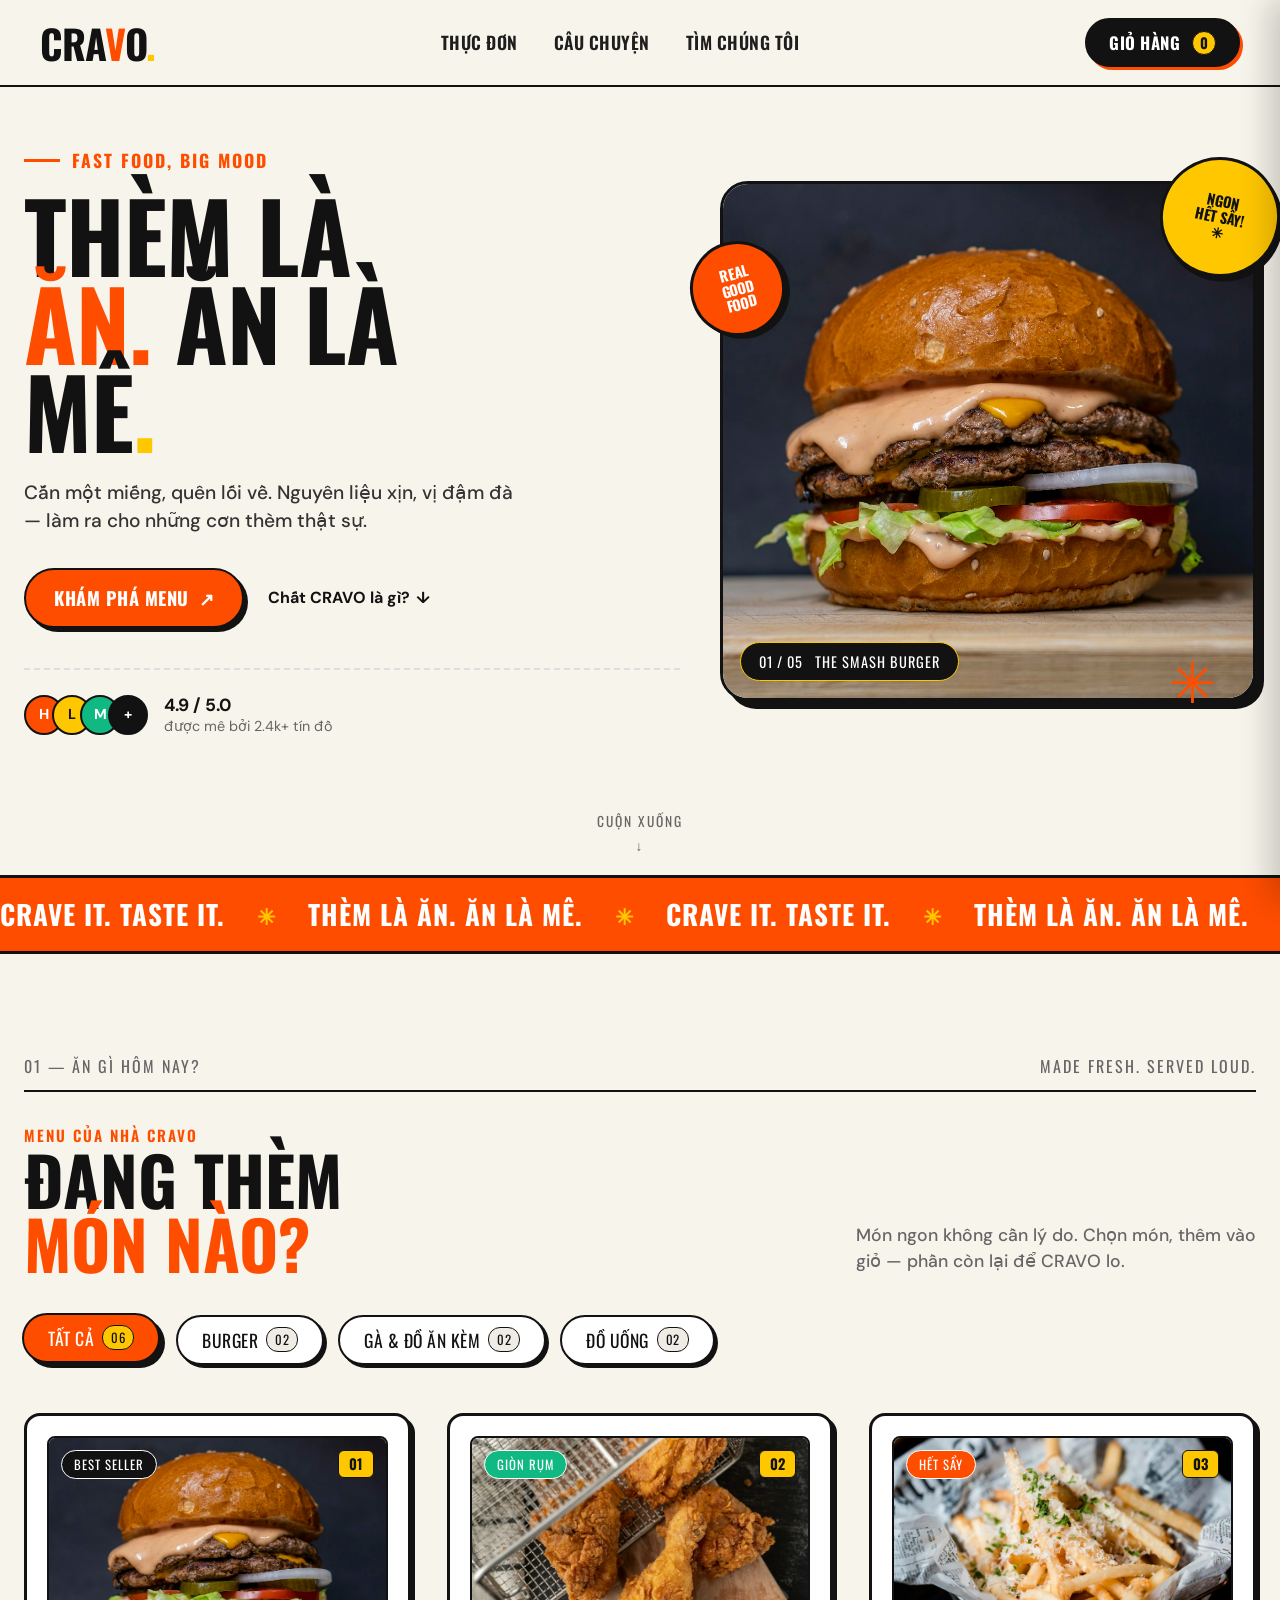
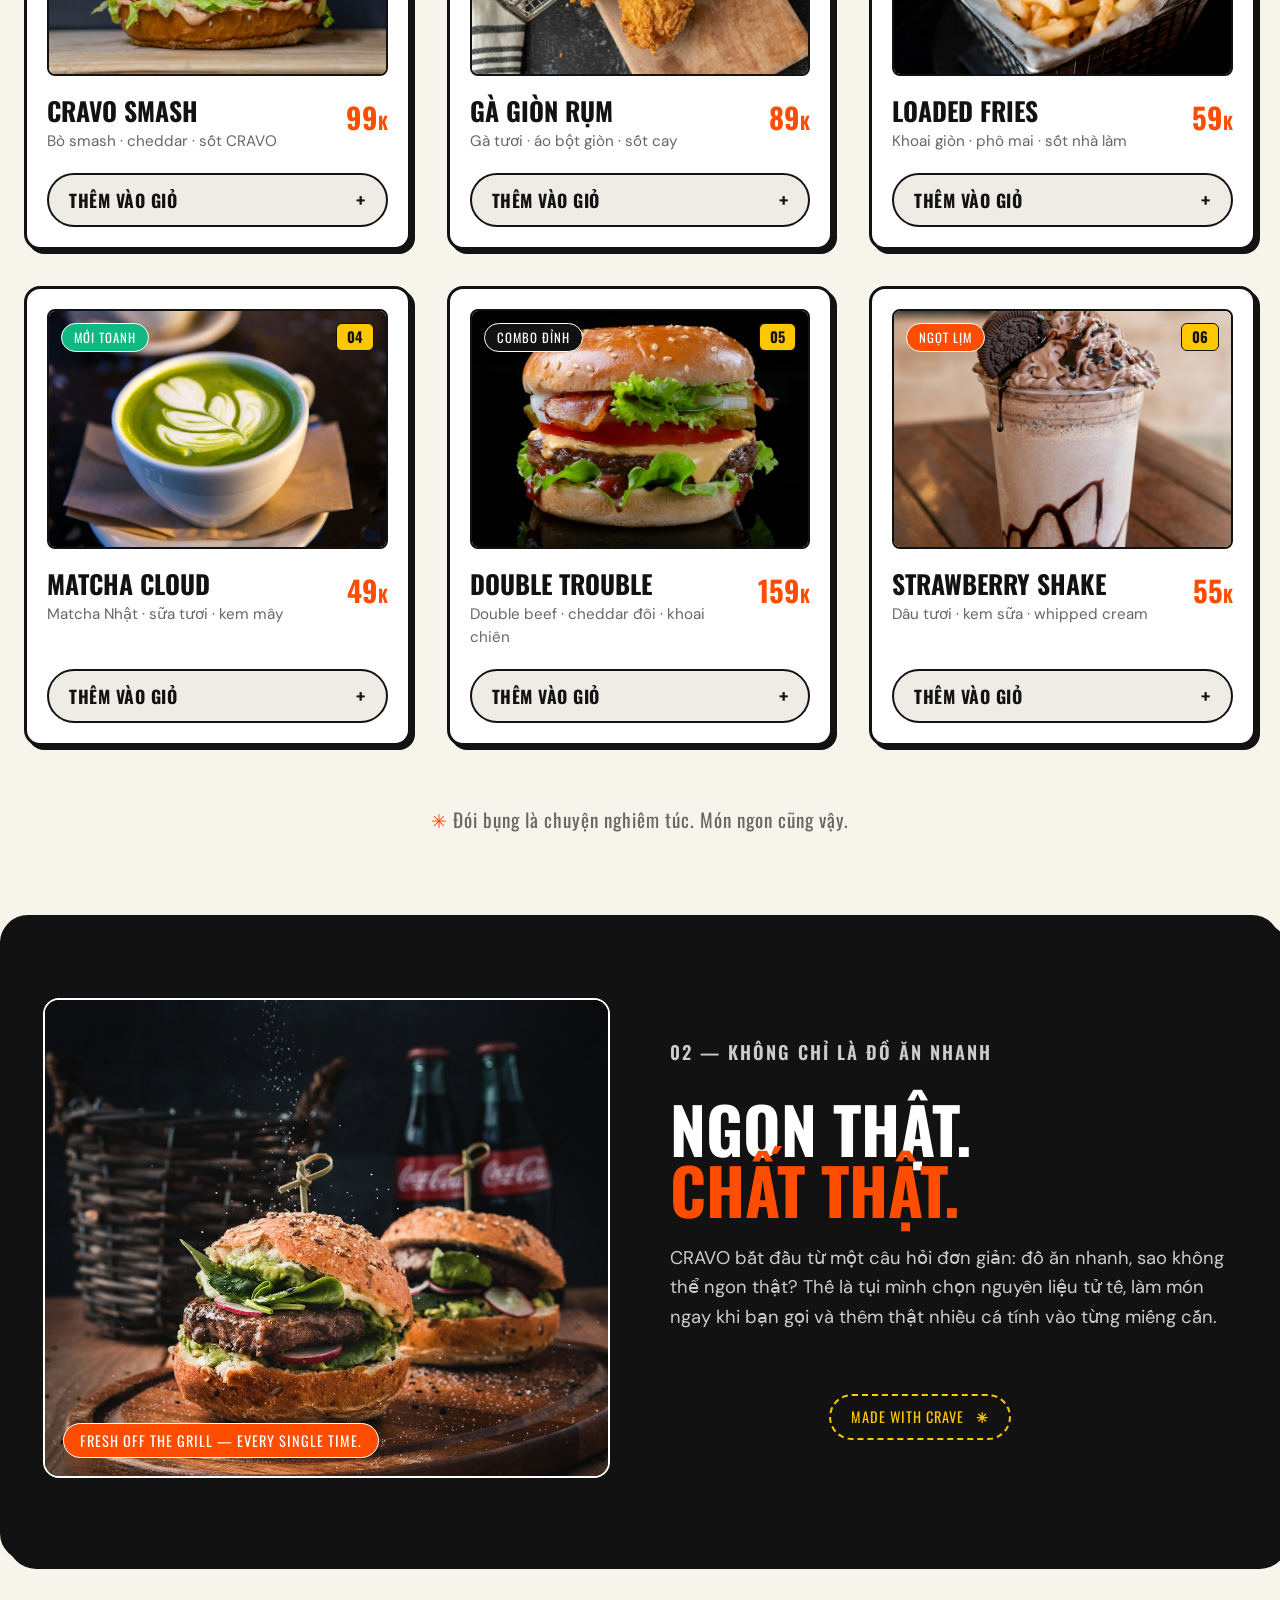
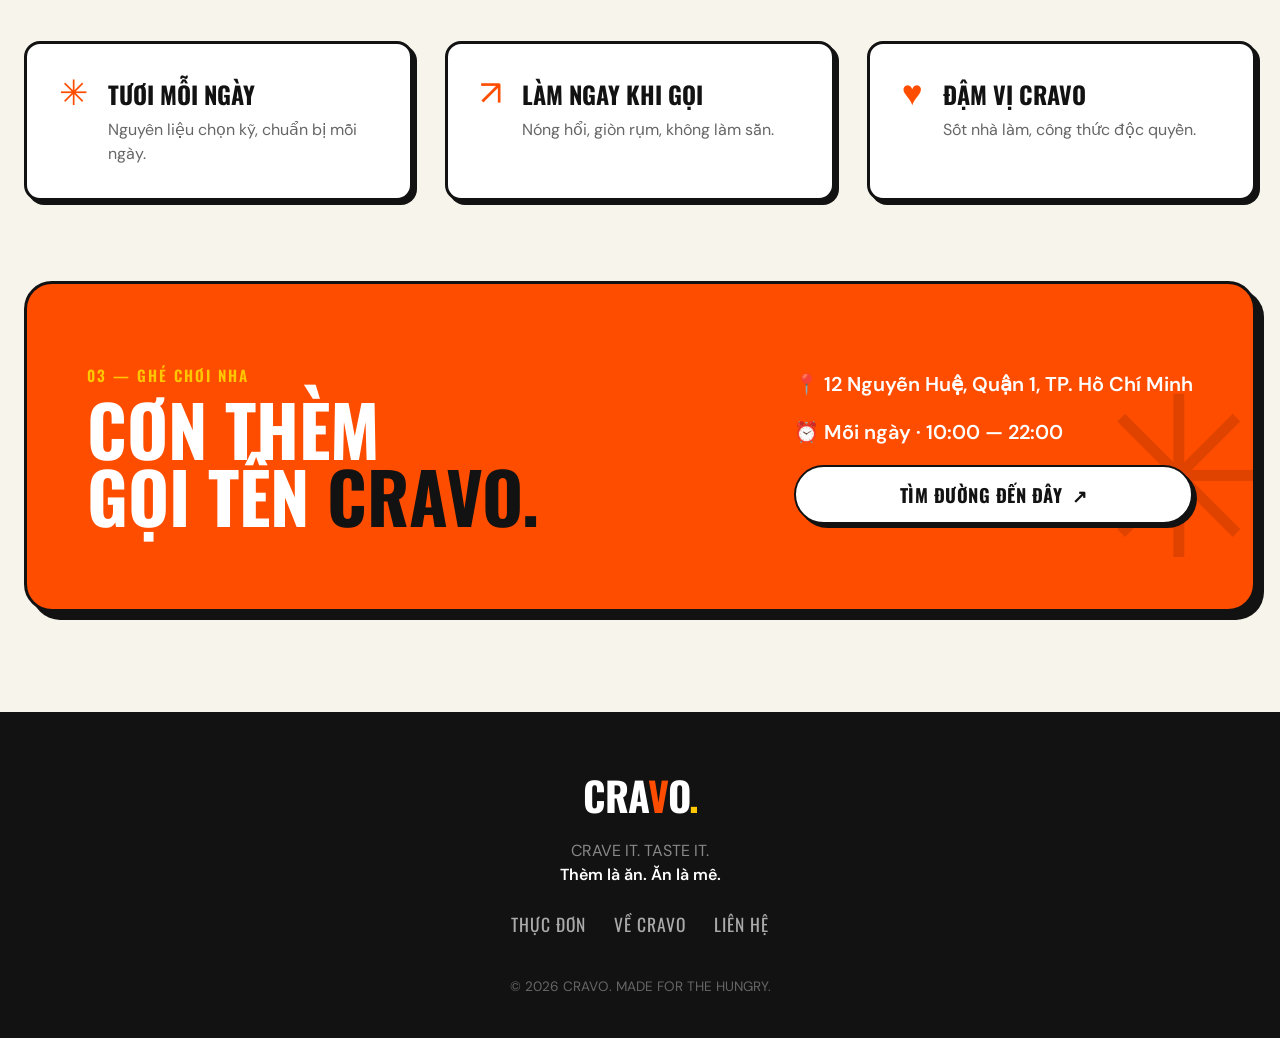
<file: index.html>
<!DOCTYPE html>
<html lang="vi">
<head>
  <meta charset="UTF-8">
  <meta name="viewport" content="width=device-width, initial-scale=1.0">
  <meta name="theme-color" content="#F7F4EB">
  <meta name="description" content="CRAVO — Burger mọng nước, gà giòn rụm và những món ăn nhanh làm bạn mê mẩn. Crave It. Taste It.">
  <title>CRAVO — Thèm là ăn. Ăn là mê.</title>

  <!-- Google Fonts: Oswald (Headings) & DM Sans (Body) -->
  <link rel="preconnect" href="https://fonts.googleapis.com">
  <link rel="preconnect" href="https://fonts.gstatic.com" crossorigin>
  <link href="https://fonts.googleapis.com/css2?family=DM+Sans:ital,opsz,wght@0,9..40,100..1000;1,9..40,100..1000&family=Oswald:wght@500;600;700&display=swap" rel="stylesheet">

  <link rel="icon" type="image/x-icon" href="favicon.ico">
  <link rel="stylesheet" href="css/style.css">
</head>
<body>

  <!-- CART BACKDROP & DRAWER -->
  <div class="cart-backdrop" id="cart-backdrop"></div>

  <aside class="cart-drawer" id="cart-drawer" aria-label="Giỏ hàng">
    <div class="drawer-heading">
      <div>
        <p class="eyebrow">ĐƠN HÀNG CỦA BẠN</p>
        <h2>Giỏ hàng <span class="sparkle">✳</span></h2>
      </div>
      <button class="close-cart" id="close-cart-btn" aria-label="Đóng giỏ hàng">×</button>
    </div>
    
    <p class="cart-hint">Món đã chọn sẽ xuất hiện tại đây. Thèm món nào dứt món đó!</p>

    <!-- Dynamic Cart Content -->
    <div class="cart-lines" id="cart-lines">
      <p class="empty-cart-msg">Chưa có món nào. Đang chờ bạn chọn đó!</p>
    </div>

    <!-- Total Price Summary -->
    <div class="cart-total-box">
      <span>TỔNG TIỀN:</span>
      <span id="cart-total-price">0K</span>
    </div>

    <!-- Order Checkout Form -->
    <form class="checkout-form" id="order-form">
      <h3>Giao đến đâu nhỉ?</h3>
      <label for="customer-name">Tên của bạn</label>
      <input id="customer-name" name="Tên khách hàng" type="text" placeholder="Tên người nhận" required>
      
      <label for="customer-phone">Số điện thoại</label>
      <input id="customer-phone" name="Số điện thoại" type="tel" placeholder="09xx xxx xxx" required>
      
      <label for="customer-address">Địa chỉ giao hàng</label>
      <textarea id="customer-address" name="Địa chỉ giao hàng" rows="2" placeholder="Số nhà, tên đường, quận..." required></textarea>
      
      <button class="button button-dark checkout-button" type="submit">Gửi đơn đặt món <span>↗</span></button>
      <p class="checkout-note">Đơn hàng sẽ được gửi trực tiếp đến hệ thống bếp CRAVO.</p>
    </form>
  </aside>

  <!-- CONFIRMATION MODAL -->
  <div class="modal-overlay" id="order-modal">
    <div class="modal-box">
      <div class="modal-header">
        <span style="font-size: 2rem; color: var(--clr-orange);">🎉</span>
        <h3>Đặt hàng thành công!</h3>
      </div>
      <div class="modal-body" id="modal-content">
        <!-- Content inserted dynamically -->
      </div>
      <button class="button button-orange w-full" id="close-modal-btn" style="width: 100%;">Đồng ý & Đóng</button>
    </div>
  </div>

  <!-- SITE HEADER -->
  <header class="site-header">
    <a class="wordmark" href="#home" aria-label="CRAVO trang chủ">CRA<span>V</span>O<span class="wordmark-dot">.</span></a>
    
    <nav class="main-nav" aria-label="Điều hướng chính">
      <a href="#menu">Thực đơn</a>
      <a href="#story">Câu chuyện</a>
      <a href="#location">Tìm chúng tôi</a>
    </nav>

    <button class="cart-trigger" id="open-cart-btn">
      <span>Giỏ hàng</span>
      <span class="cart-badge" id="cart-count">0</span>
    </button>
  </header>

  <main id="home">
    <!-- HERO SECTION -->
    <section class="hero page-wrap">
      <div class="hero-copy">
        <div class="hero-kicker"><span class="kicker-line"></span> FAST FOOD, BIG MOOD</div>
        <h1>THÈM LÀ<br><span>ĂN.</span> ĂN LÀ<br>MÊ<span class="hero-period">.</span></h1>
        <p class="hero-description">Cắn một miếng, quên lối về. Nguyên liệu xịn, vị đậm đà — làm ra cho những cơn thèm thật sự.</p>
        
        <div class="hero-actions">
          <a class="button button-orange" href="#menu">Khám phá menu <span>↗</span></a>
          <a class="text-link" href="#story">Chất CRAVO là gì? <span>↓</span></a>
        </div>

        <div class="hero-social-proof">
          <div class="avatar-stack" aria-hidden="true">
            <span>H</span><span>L</span><span>M</span><span>+</span>
          </div>
          <p><strong>4.9 / 5.0</strong><br><span>được mê bởi 2.4k+ tín đồ</span></p>
        </div>
      </div>

      <div class="hero-art">
        <div class="hero-image-frame">
          <img src="images/hero-burger.jpg" alt="Burger CRAVO với lớp phô mai tan chảy và rau tươi">
        </div>
        <div class="image-label"><span>01 / 05</span><span>THE SMASH BURGER</span></div>
        
        <div class="hero-sticker">
          <span>NGON<br>HẾT SẨY!</span>
          <b>✳</b>
        </div>
        <div class="hero-sticker hero-sticker-small">
          <span>REAL<br>GOOD<br>FOOD</span>
        </div>
        <span class="hero-deco-star">✳</span>
      </div>

      <a class="scroll-cue" href="#menu"><span>CUỘN XUỐNG</span><i>↓</i></a>
    </section>

    <!-- TICKER MARQUEE -->
    <section class="ticker" aria-label="Thông điệp thương hiệu">
      <div class="ticker-track">
        <span>CRAVE IT. TASTE IT.</span><b>✳</b><span>THÈM LÀ ĂN. ĂN LÀ MÊ.</span><b>✳</b>
        <span>CRAVE IT. TASTE IT.</span><b>✳</b><span>THÈM LÀ ĂN. ĂN LÀ MÊ.</span><b>✳</b>
        <span>CRAVE IT. TASTE IT.</span><b>✳</b><span>THÈM LÀ ĂN. ĂN LÀ MÊ.</span><b>✳</b>
        <span>CRAVE IT. TASTE IT.</span><b>✳</b><span>THÈM LÀ ĂN. ĂN LÀ MÊ.</span><b>✳</b>
      </div>
    </section>

    <!-- MENU SECTION -->
    <section class="menu-section page-wrap" id="menu">
      <div class="section-topline">
        <span>01 — ĂN GÌ HÔM NAY?</span>
        <span>MADE FRESH. SERVED LOUD.</span>
      </div>

      <div class="menu-heading">
        <div>
          <p class="eyebrow">MENU CỦA NHÀ CRAVO</p>
          <h2>ĐANG THÈM<br><span>MÓN NÀO?</span></h2>
        </div>
        <p class="menu-intro">Món ngon không cần lý do. Chọn món, thêm vào giỏ — phần còn lại để CRAVO lo.</p>
      </div>

      <!-- Filter Chips -->
      <div class="menu-controls">
        <button class="filter-chip active" data-category="all">Tất cả <span>06</span></button>
        <button class="filter-chip" data-category="burger">Burger <span>02</span></button>
        <button class="filter-chip" data-category="chicken">Gà & đồ ăn kèm <span>02</span></button>
        <button class="filter-chip" data-category="drink">Đồ uống <span>02</span></button>
      </div>

      <!-- Menu Grid -->
      <div class="menu-grid" id="menu-grid">

        <!-- Item 1 -->
        <article class="menu-card" data-category="burger">
          <div class="product-photo">
            <img src="images/menu-smash-burger.jpg" alt="Burger CRAVO Smash">
            <span class="product-tag">BEST SELLER</span>
            <span class="product-number">01</span>
          </div>
          <div class="product-info">
            <div>
              <h3>CRAVO Smash</h3>
              <p>Bò smash · cheddar · sốt CRAVO</p>
            </div>
            <strong>99<span>K</span></strong>
          </div>
          <button class="add-to-cart-btn add-to-cart" data-id="1" data-name="CRAVO Smash" data-price="99">
            <span>Thêm vào giỏ</span><b>+</b>
          </button>
        </article>

        <!-- Item 2 -->
        <article class="menu-card" data-category="chicken">
          <div class="product-photo">
            <img src="images/menu-chicken.jpg" alt="Gà chiên giòn vàng rụm">
            <span class="product-tag tag-green">GIÒN RỤM</span>
            <span class="product-number">02</span>
          </div>
          <div class="product-info">
            <div>
              <h3>Gà giòn rụm</h3>
              <p>Gà tươi · áo bột giòn · sốt cay</p>
            </div>
            <strong>89<span>K</span></strong>
          </div>
          <button class="add-to-cart-btn add-to-cart" data-id="2" data-name="Gà giòn rụm" data-price="89">
            <span>Thêm vào giỏ</span><b>+</b>
          </button>
        </article>

        <!-- Item 3 -->
        <article class="menu-card" data-category="chicken">
          <div class="product-photo">
            <img src="images/menu-loaded-fries.jpg" alt="Khoai tây chiên phủ phô mai">
            <span class="product-tag tag-orange">HẾT SẨY</span>
            <span class="product-number">03</span>
          </div>
          <div class="product-info">
            <div>
              <h3>Loaded fries</h3>
              <p>Khoai giòn · phô mai · sốt nhà làm</p>
            </div>
            <strong>59<span>K</span></strong>
          </div>
          <button class="add-to-cart-btn add-to-cart" data-id="3" data-name="Loaded fries" data-price="59">
            <span>Thêm vào giỏ</span><b>+</b>
          </button>
        </article>

        <!-- Item 4 -->
        <article class="menu-card" data-category="drink">
          <div class="product-photo">
            <img src="images/menu-matcha-cloud.jpg" alt="Matcha latte mát lạnh">
            <span class="product-tag tag-green">MỚI TOANH</span>
            <span class="product-number">04</span>
          </div>
          <div class="product-info">
            <div>
              <h3>Matcha cloud</h3>
              <p>Matcha Nhật · sữa tươi · kem mây</p>
            </div>
            <strong>49<span>K</span></strong>
          </div>
          <button class="add-to-cart-btn add-to-cart" data-id="4" data-name="Matcha cloud" data-price="49">
            <span>Thêm vào giỏ</span><b>+</b>
          </button>
        </article>

        <!-- Item 5 -->
        <article class="menu-card" data-category="burger">
          <div class="product-photo">
            <img src="images/menu-double-trouble.jpg" alt="Combo burger hai tầng">
            <span class="product-tag">COMBO ĐỈNH</span>
            <span class="product-number">05</span>
          </div>
          <div class="product-info">
            <div>
              <h3>Double trouble</h3>
              <p>Double beef · cheddar đôi · khoai chiên</p>
            </div>
            <strong>159<span>K</span></strong>
          </div>
          <button class="add-to-cart-btn add-to-cart" data-id="5" data-name="Double trouble" data-price="159">
            <span>Thêm vào giỏ</span><b>+</b>
          </button>
        </article>

        <!-- Item 6 -->
        <article class="menu-card" data-category="drink">
          <div class="product-photo">
            <img src="images/menu-strawberry-shake.jpg" alt="Sinh tố dâu tây kem tươi">
            <span class="product-tag tag-orange">NGỌT LỊM</span>
            <span class="product-number">06</span>
          </div>
          <div class="product-info">
            <div>
              <h3>Strawberry shake</h3>
              <p>Dâu tươi · kem sữa · whipped cream</p>
            </div>
            <strong>55<span>K</span></strong>
          </div>
          <button class="add-to-cart-btn add-to-cart" data-id="6" data-name="Strawberry shake" data-price="55">
            <span>Thêm vào giỏ</span><b>+</b>
          </button>
        </article>

      </div>

      <div class="menu-footnote"><span>✳</span> Đói bụng là chuyện nghiêm túc. Món ngon cũng vậy.</div>
    </section>

    <!-- MANIFESTO / STORY SECTION -->
    <section class="manifesto page-wrap" id="story">
      <div class="manifesto-image">
        <img src="images/story-burger-grill.jpg" alt="Burger tươi ngon chuẩn bị tại CRAVO">
        <span class="image-caption">FRESH OFF THE GRILL — EVERY SINGLE TIME.</span>
      </div>

      <div class="manifesto-copy">
        <p class="eyebrow">02 — KHÔNG CHỈ LÀ ĐỒ ĂN NHANH</p>
        <h2>NGON THẬT.<br><span>CHẤT THẬT.</span></h2>
        <p>CRAVO bắt đầu từ một câu hỏi đơn giản: đồ ăn nhanh, sao không thể ngon thật? Thế là tụi mình chọn nguyên liệu tử tế, làm món ngay khi bạn gọi và thêm thật nhiều cá tính vào từng miếng cắn.</p>
        <a class="text-link" href="#location">Đó là chất CRAVO <span>↗</span></a>
        
        <div class="manifesto-stamp">
          <span>MADE WITH CRAVE</span><b>✳</b>
        </div>
      </div>
    </section>

    <!-- PERKS SECTION -->
    <section class="perks page-wrap">
      <div class="perk">
        <span class="perk-icon">✳</span>
        <div>
          <h3>Tươi mỗi ngày</h3>
          <p>Nguyên liệu chọn kỹ, chuẩn bị mỗi ngày.</p>
        </div>
      </div>

      <div class="perk">
        <span class="perk-icon">↗</span>
        <div>
          <h3>Làm ngay khi gọi</h3>
          <p>Nóng hổi, giòn rụm, không làm sẵn.</p>
        </div>
      </div>

      <div class="perk">
        <span class="perk-icon">♥</span>
        <div>
          <h3>Đậm vị CRAVO</h3>
          <p>Sốt nhà làm, công thức độc quyền.</p>
        </div>
      </div>
    </section>

    <!-- LOCATION SECTION -->
    <section class="visit-section" id="location">
      <div class="visit-inner page-wrap">
        <div>
          <p class="eyebrow">03 — GHÉ CHƠI NHA</p>
          <h2>CƠN THÈM<br>GỌI TÊN <span>CRAVO.</span></h2>
        </div>
        
        <div class="visit-details">
          <p>📍 12 Nguyễn Huệ, Quận 1, TP. Hồ Chí Minh</p>
          <p>⏰ Mỗi ngày · 10:00 — 22:00</p>
          <a class="button button-light" href="https://maps.google.com/?q=12+Nguyen+Hue+District+1+Ho+Chi+Minh+City" target="_blank" rel="noreferrer">Tìm đường đến đây <span>↗</span></a>
        </div>

        <span class="visit-star" aria-hidden="true">✳</span>
      </div>
    </section>
  </main>

  <!-- FOOTER -->
  <footer class="site-footer">
    <a class="wordmark footer-wordmark" href="#home">CRA<span>V</span>O<span class="wordmark-dot">.</span></a>
    <p>CRAVE IT. TASTE IT.<br><span>Thèm là ăn. Ăn là mê.</span></p>
    
    <div class="footer-links">
      <a href="#menu">Thực đơn</a>
      <a href="#story">Về CRAVO</a>
      <a href="mailto:hello@cravo.vn">Liên hệ</a>
    </div>

    <span class="copyright">© 2026 CRAVO. MADE FOR THE HUNGRY.</span>
  </footer>

  <!-- TOAST NOTIFICATION -->
  <div class="toast-notification" id="toast">
    <span>✳</span>
    <span id="toast-message">Đã thêm món vào giỏ!</span>
  </div>

  <!-- JAVASCRIPT APP LOGIC -->
  <script src="js/script.js"></script>
</body>
</html>
</file>
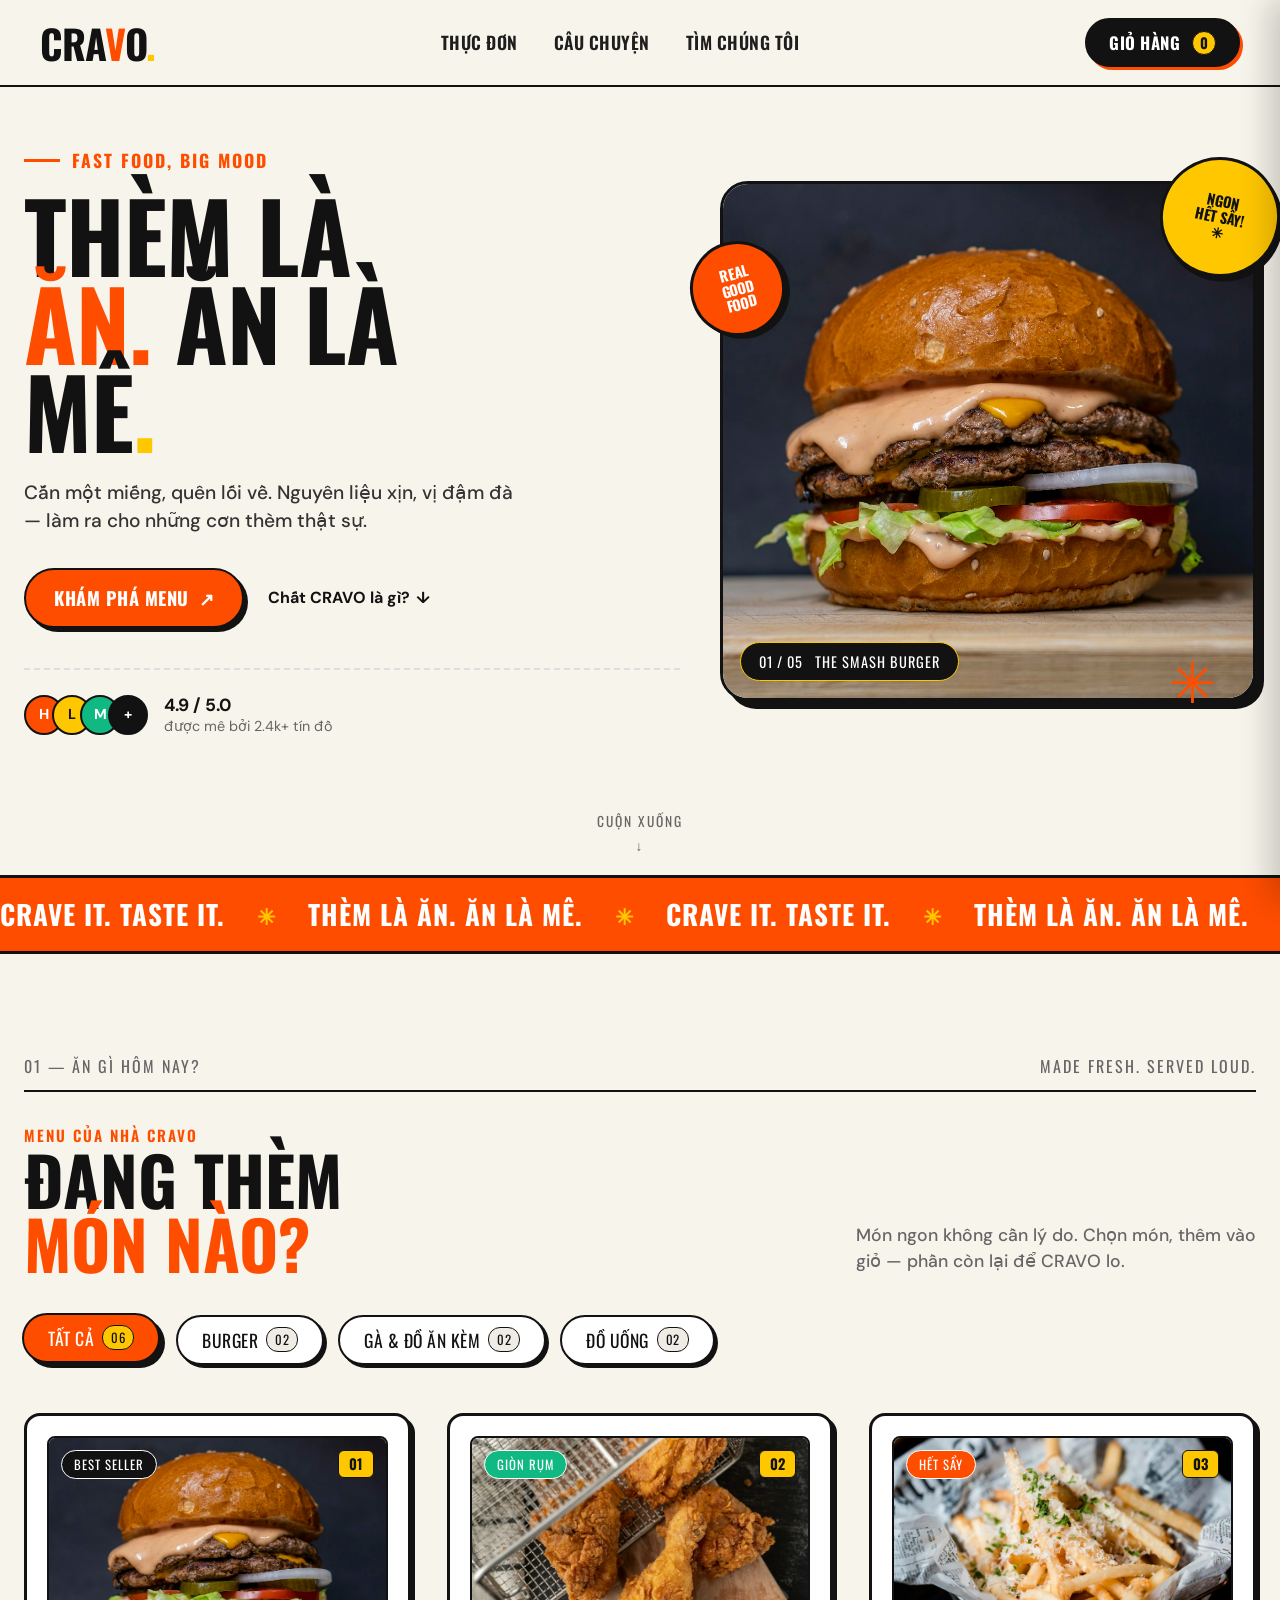
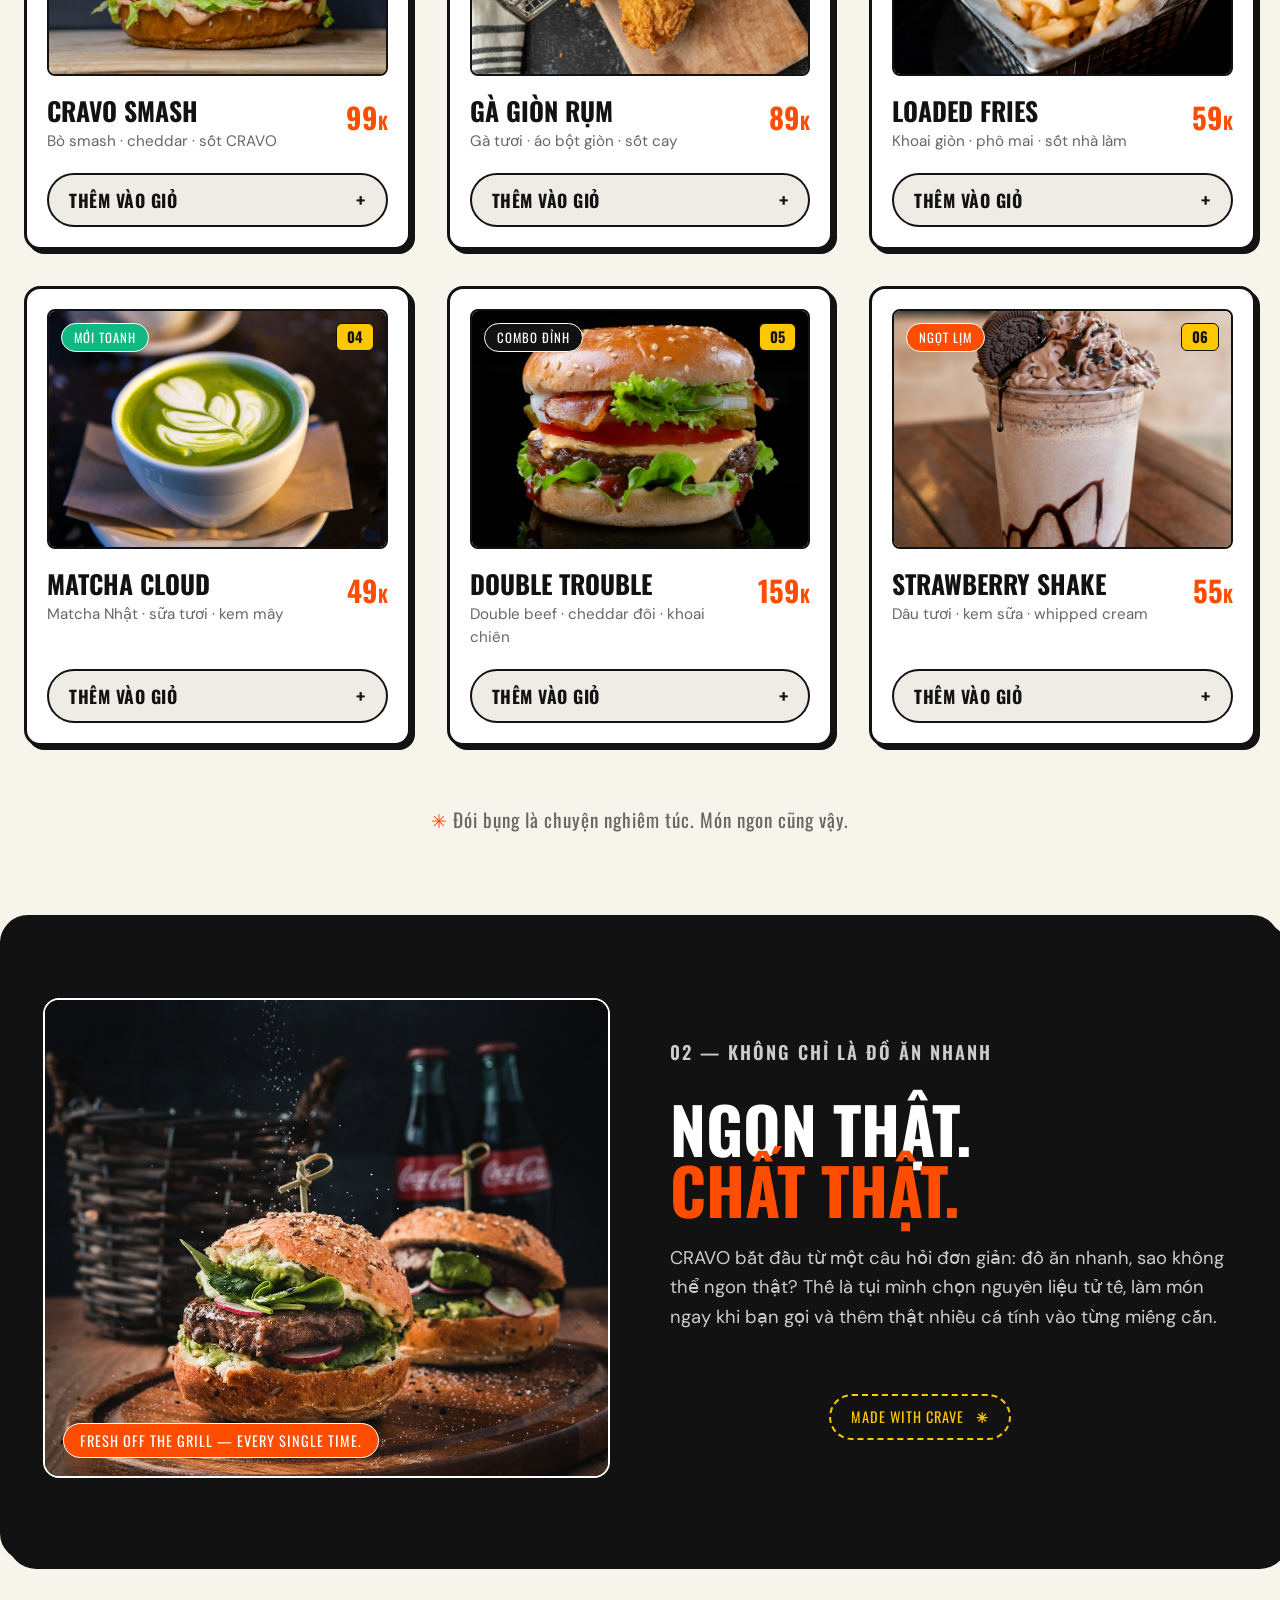
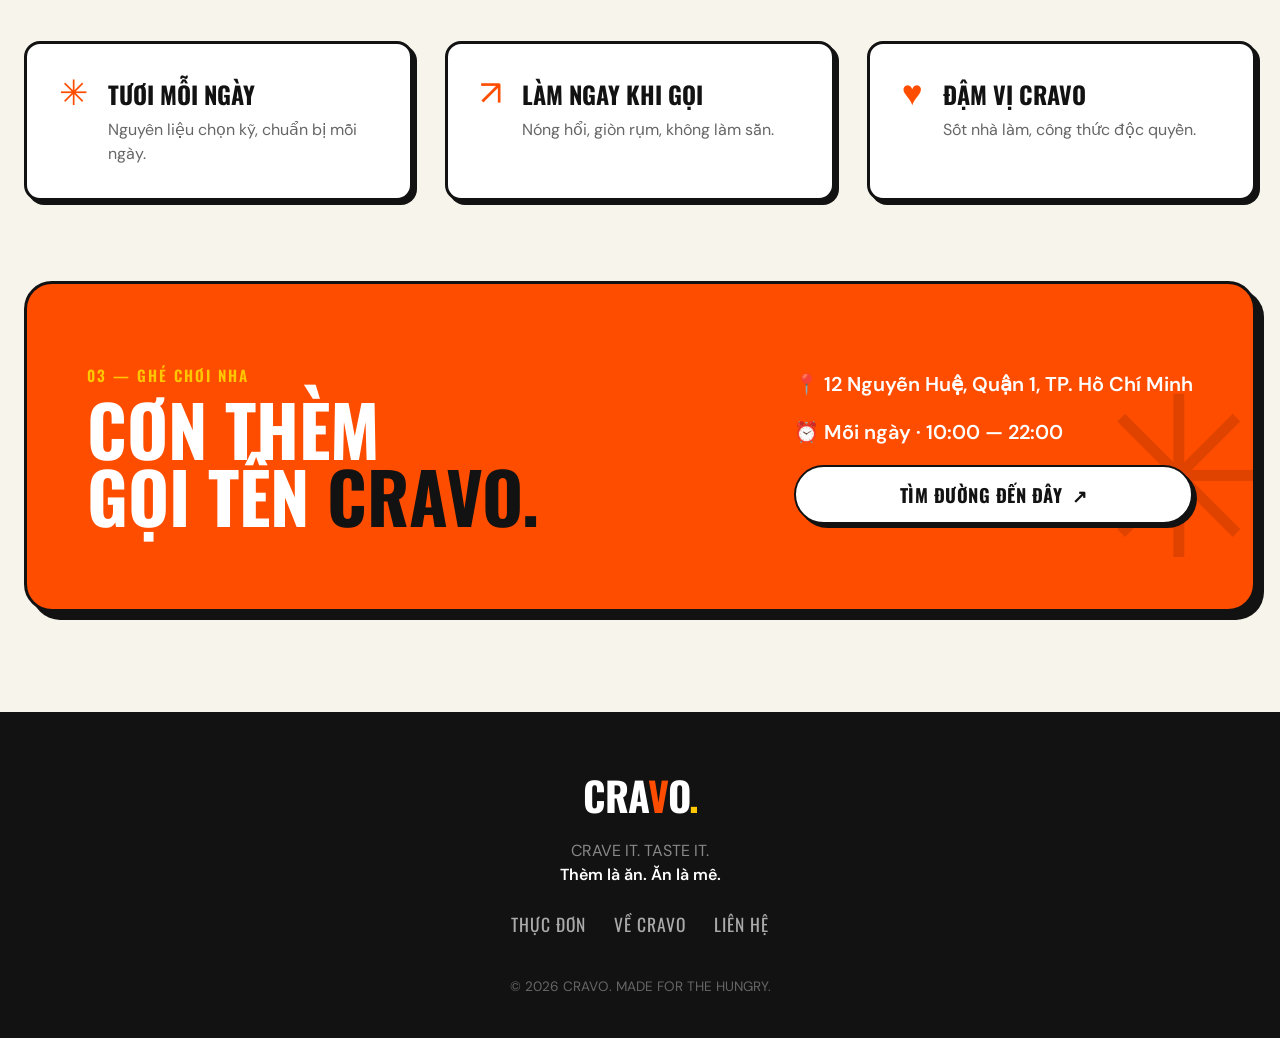
<file: standalone.html>
<!DOCTYPE html>
<html lang="vi">
<head>
  <meta charset="UTF-8">
  <meta name="viewport" content="width=device-width, initial-scale=1.0">
  <meta name="theme-color" content="#F7F4EB">
  <meta name="description" content="CRAVO — Burger mọng nước, gà giòn rụm và những món ăn nhanh làm bạn mê mẩn. Crave It. Taste It.">
  <title>CRAVO — Thèm là ăn. Ăn là mê.</title>

  <!-- Google Fonts: Oswald (Headings) & DM Sans (Body) -->
  <link rel="preconnect" href="https://fonts.googleapis.com">
  <link rel="preconnect" href="https://fonts.gstatic.com" crossorigin>
  <link href="https://fonts.googleapis.com/css2?family=DM+Sans:ital,opsz,wght@0,9..40,100..1000;1,9..40,100..1000&family=Oswald:wght@500;600;700&display=swap" rel="stylesheet">

  <style>
    /* ==========================================================================
       DESIGN SYSTEM & VARIABLES (Neo-Brutalist / Modern Streetwear Style)
       ========================================================================== */
    :root {
      --clr-bg: #F7F4EB;
      --clr-card-bg: #FFFFFF;
      --clr-dark: #121212;
      --clr-dark-soft: #1E1E1E;
      --clr-orange: #FF4D00;
      --clr-orange-hover: #E04400;
      --clr-yellow: #FFC700;
      --clr-green: #10B981;
      --clr-muted: #666666;
      --clr-light-gray: #EFECE6;
      --clr-border: #121212;
      
      --font-heading: 'Oswald', sans-serif;
      --font-body: 'DM Sans', sans-serif;

      --transition-fast: 0.15s cubic-bezier(0.16, 1, 0.3, 1);
      --transition-smooth: 0.35s cubic-bezier(0.16, 1, 0.3, 1);
      
      --shadow-brutal: 4px 4px 0px #121212;
      --shadow-brutal-lg: 8px 8px 0px #121212;
      --shadow-brutal-hover: 6px 6px 0px #121212;
      
      --radius-sm: 8px;
      --radius-md: 16px;
      --radius-lg: 28px;
      --radius-full: 9999px;
    }

    /* CSS Reset */
    *, *::before, *::after {
      box-sizing: border-box;
      margin: 0;
      padding: 0;
    }

    html {
      scroll-behavior: smooth;
      font-size: 16px;
    }

    body {
      background-color: var(--clr-bg);
      color: var(--clr-dark);
      font-family: var(--font-body);
      line-height: 1.5;
      overflow-x: hidden;
      -webkit-font-smoothing: antialiased;
    }

    a {
      color: inherit;
      text-decoration: none;
    }

    button, input, textarea {
      font: inherit;
      color: inherit;
      border: none;
      background: none;
      outline: none;
    }

    button {
      cursor: pointer;
    }

    img {
      max-width: 100%;
      height: auto;
      display: block;
    }

    .page-wrap {
      max-width: 1280px;
      margin: 0 auto;
      padding: 0 24px;
    }

    /* Typography & Badge Utilities */
    .eyebrow {
      font-family: var(--font-heading);
      font-size: 0.95rem;
      letter-spacing: 2px;
      text-transform: uppercase;
      color: var(--clr-orange);
      font-weight: 600;
    }

    /* Buttons */
    .button {
      display: inline-flex;
      align-items: center;
      justify-content: center;
      gap: 10px;
      padding: 14px 28px;
      border-radius: var(--radius-full);
      font-family: var(--font-heading);
      font-size: 1.15rem;
      font-weight: 700;
      letter-spacing: 0.5px;
      text-transform: uppercase;
      border: 2px solid var(--clr-dark);
      box-shadow: var(--shadow-brutal);
      transition: all var(--transition-fast);
      cursor: pointer;
    }

    .button:active {
      transform: translate(2px, 2px);
      box-shadow: 2px 2px 0px #121212;
    }

    .button-orange {
      background-color: var(--clr-orange);
      color: #FFF;
    }

    .button-orange:hover {
      background-color: var(--clr-orange-hover);
      transform: translate(-2px, -2px);
      box-shadow: var(--shadow-brutal-hover);
    }

    .button-dark {
      background-color: var(--clr-dark);
      color: #FFF;
    }

    .button-dark:hover {
      background-color: var(--clr-orange);
      color: #FFF;
      transform: translate(-2px, -2px);
      box-shadow: var(--shadow-brutal-hover);
    }

    .button-light {
      background-color: #FFF;
      color: var(--clr-dark);
    }

    .button-light:hover {
      background-color: var(--clr-yellow);
      transform: translate(-2px, -2px);
      box-shadow: var(--shadow-brutal-hover);
    }

    .text-link {
      display: inline-flex;
      align-items: center;
      gap: 6px;
      font-weight: 700;
      color: var(--clr-dark);
      font-size: 1rem;
      transition: color var(--transition-fast);
      cursor: pointer;
    }

    .text-link:hover {
      color: var(--clr-orange);
    }

    /* Brand Wordmark */
    .wordmark {
      font-family: var(--font-heading);
      font-size: 2.5rem;
      font-weight: 700;
      letter-spacing: -1px;
      color: var(--clr-dark);
      line-height: 1;
    }

    .wordmark span {
      color: var(--clr-orange);
    }

    .wordmark .wordmark-dot {
      color: var(--clr-yellow);
    }

    /* ==========================================================================
       HEADER & NAVIGATION
       ========================================================================== */
    .site-header {
      position: sticky;
      top: 0;
      z-index: 90;
      display: flex;
      align-items: center;
      justify-content: space-between;
      padding: 18px 40px;
      background: rgba(247, 244, 235, 0.92);
      backdrop-filter: blur(12px);
      border-bottom: 2px solid var(--clr-dark);
      transition: all var(--transition-fast);
    }

    .main-nav {
      display: flex;
      gap: 36px;
    }

    .main-nav a {
      font-family: var(--font-heading);
      font-weight: 600;
      font-size: 1.1rem;
      text-transform: uppercase;
      letter-spacing: 0.5px;
      color: var(--clr-dark-soft);
      position: relative;
      transition: color var(--transition-fast);
    }

    .main-nav a::after {
      content: '';
      position: absolute;
      bottom: -4px;
      left: 0;
      width: 0%;
      height: 3px;
      background-color: var(--clr-orange);
      transition: width var(--transition-fast);
    }

    .main-nav a:hover {
      color: var(--clr-orange);
    }

    .main-nav a:hover::after {
      width: 100%;
    }

    .cart-trigger {
      display: flex;
      align-items: center;
      gap: 12px;
      padding: 10px 22px;
      background: var(--clr-dark);
      color: #FFF;
      border-radius: var(--radius-full);
      font-family: var(--font-heading);
      font-weight: 700;
      font-size: 1.05rem;
      text-transform: uppercase;
      letter-spacing: 0.5px;
      cursor: pointer;
      border: 2px solid var(--clr-dark);
      box-shadow: 3px 3px 0px var(--clr-orange);
      transition: all var(--transition-fast);
    }

    .cart-trigger:hover {
      background-color: var(--clr-orange);
      box-shadow: 3px 3px 0px var(--clr-dark);
      transform: translate(-1px, -1px);
    }

    .cart-badge {
      background-color: var(--clr-yellow);
      color: var(--clr-dark);
      font-family: var(--font-heading);
      font-size: 0.9rem;
      font-weight: 700;
      min-width: 24px;
      height: 24px;
      border-radius: 50%;
      display: flex;
      align-items: center;
      justify-content: center;
      padding: 0 4px;
      border: 1px solid var(--clr-dark);
    }

    /* ==========================================================================
       HERO SECTION
       ========================================================================== */
    .hero {
      display: grid;
      grid-template-columns: 1.1fr 0.9fr;
      gap: 40px;
      align-items: center;
      padding-top: 60px;
      padding-bottom: 80px;
      position: relative;
    }

    .hero-kicker {
      display: flex;
      align-items: center;
      gap: 12px;
      font-family: var(--font-heading);
      font-size: 1.1rem;
      letter-spacing: 2px;
      color: var(--clr-orange);
      font-weight: 700;
      margin-bottom: 16px;
    }

    .kicker-line {
      width: 36px;
      height: 3px;
      background-color: var(--clr-orange);
    }

    .hero-copy h1 {
      font-family: var(--font-heading);
      font-size: clamp(3.8rem, 7.5vw, 6.2rem);
      line-height: 0.92;
      text-transform: uppercase;
      font-weight: 700;
      margin-bottom: 24px;
      letter-spacing: -1px;
    }

    .hero-copy h1 span {
      color: var(--clr-orange);
    }

    .hero-period {
      color: var(--clr-yellow) !important;
    }

    .hero-description {
      font-size: 1.2rem;
      color: #333;
      max-width: 500px;
      margin-bottom: 32px;
      font-weight: 500;
    }

    .hero-actions {
      display: flex;
      align-items: center;
      gap: 24px;
      margin-bottom: 40px;
      flex-wrap: wrap;
    }

    .hero-social-proof {
      display: flex;
      align-items: center;
      gap: 16px;
      padding-top: 24px;
      border-top: 2px dashed #DDD;
    }

    .avatar-stack {
      display: flex;
    }

    .avatar-stack span {
      width: 40px;
      height: 40px;
      border-radius: 50%;
      background-color: var(--clr-dark);
      color: #FFF;
      display: flex;
      align-items: center;
      justify-content: center;
      font-weight: 700;
      font-size: 0.9rem;
      border: 2px solid var(--clr-dark);
      margin-left: -12px;
    }

    .avatar-stack span:first-child { margin-left: 0; background-color: var(--clr-orange); }
    .avatar-stack span:nth-child(2) { background-color: var(--clr-yellow); color: var(--clr-dark); }
    .avatar-stack span:nth-child(3) { background-color: var(--clr-green); }
    .avatar-stack span:nth-child(4) { background-color: var(--clr-dark); }

    .hero-social-proof p {
      font-size: 0.9rem;
      line-height: 1.3;
      color: var(--clr-muted);
    }

    .hero-social-proof p strong {
      color: var(--clr-dark);
      font-size: 1.1rem;
    }

    .hero-art {
      position: relative;
    }

    .hero-image-frame {
      width: 100%;
      height: 520px;
      border-radius: var(--radius-lg);
      overflow: hidden;
      position: relative;
      border: 3px solid var(--clr-dark);
      box-shadow: var(--shadow-brutal-lg);
      background-color: #FFF;
    }

    .hero-image-frame img {
      width: 100%;
      height: 100%;
      object-fit: cover;
      transition: transform var(--transition-smooth);
    }

    .hero-art:hover .hero-image-frame img {
      transform: scale(1.05);
    }

    .image-label {
      position: absolute;
      bottom: 20px;
      left: 20px;
      background: var(--clr-dark);
      color: #FFF;
      padding: 8px 18px;
      border-radius: var(--radius-full);
      font-family: var(--font-heading);
      font-size: 0.9rem;
      letter-spacing: 1px;
      display: flex;
      gap: 12px;
      border: 1px solid var(--clr-yellow);
    }

    .hero-sticker {
      position: absolute;
      top: -24px;
      right: -24px;
      width: 120px;
      height: 120px;
      background-color: var(--clr-yellow);
      border: 3px solid var(--clr-dark);
      border-radius: 50%;
      display: flex;
      flex-direction: column;
      align-items: center;
      justify-content: center;
      text-align: center;
      font-family: var(--font-heading);
      font-size: 0.9rem;
      font-weight: 700;
      line-height: 1.1;
      transform: rotate(12deg);
      box-shadow: var(--shadow-brutal);
      animation: float 4s ease-in-out infinite;
      z-index: 10;
    }

    .hero-sticker-small {
      top: 60px;
      left: -30px;
      width: 95px;
      height: 95px;
      background-color: var(--clr-orange);
      color: #FFF;
      transform: rotate(-15deg);
      animation: float 5s ease-in-out infinite 1s;
    }

    .hero-deco-star {
      position: absolute;
      bottom: -25px;
      right: 40px;
      font-size: 3.5rem;
      color: var(--clr-orange);
      animation: spin 12s linear infinite;
      user-select: none;
    }

    .scroll-cue {
      position: absolute;
      bottom: -40px;
      left: 50%;
      transform: translateX(-50%);
      display: flex;
      flex-direction: column;
      align-items: center;
      gap: 4px;
      font-family: var(--font-heading);
      font-size: 0.85rem;
      letter-spacing: 2px;
      color: var(--clr-muted);
      transition: color var(--transition-fast);
    }

    .scroll-cue:hover {
      color: var(--clr-orange);
    }

    /* ==========================================================================
       TICKER BANNER (MARQUEE)
       ========================================================================== */
    .ticker {
      background-color: var(--clr-orange);
      color: #FFF;
      padding: 16px 0;
      overflow: hidden;
      white-space: nowrap;
      border-top: 3px solid var(--clr-dark);
      border-bottom: 3px solid var(--clr-dark);
      margin-top: 60px;
    }

    .ticker-track {
      display: inline-flex;
      align-items: center;
      gap: 32px;
      animation: ticker 18s linear infinite;
      font-family: var(--font-heading);
      font-size: 1.7rem;
      font-weight: 700;
      letter-spacing: 1px;
      text-transform: uppercase;
    }

    .ticker-track b {
      color: var(--clr-yellow);
      font-size: 1.4rem;
    }

    /* ==========================================================================
       MENU SECTION & FILTER CHIPS
       ========================================================================== */
    .menu-section {
      padding: 100px 24px 80px;
    }

    .section-topline {
      display: flex;
      justify-content: space-between;
      font-family: var(--font-heading);
      font-size: 1rem;
      letter-spacing: 2px;
      color: var(--clr-muted);
      border-bottom: 2px solid var(--clr-dark);
      padding-bottom: 12px;
      margin-bottom: 32px;
    }

    .menu-heading {
      display: flex;
      justify-content: space-between;
      align-items: flex-end;
      margin-bottom: 40px;
      flex-wrap: wrap;
      gap: 24px;
    }

    .menu-heading h2 {
      font-family: var(--font-heading);
      font-size: clamp(2.8rem, 5.5vw, 4.2rem);
      line-height: 0.95;
      text-transform: uppercase;
    }

    .menu-heading h2 span {
      color: var(--clr-orange);
    }

    .menu-intro {
      max-width: 400px;
      color: var(--clr-muted);
      font-size: 1.1rem;
      font-weight: 500;
    }

    /* Filter Chips */
    .menu-controls {
      display: flex;
      gap: 14px;
      margin-bottom: 48px;
      flex-wrap: wrap;
    }

    .filter-chip {
      padding: 10px 24px;
      border-radius: var(--radius-full);
      background-color: #FFF;
      border: 2px solid var(--clr-dark);
      box-shadow: 3px 3px 0px var(--clr-dark);
      font-family: var(--font-heading);
      font-size: 1.1rem;
      text-transform: uppercase;
      letter-spacing: 0.5px;
      cursor: pointer;
      transition: all var(--transition-fast);
      display: flex;
      align-items: center;
      gap: 8px;
    }

    .filter-chip span {
      font-size: 0.8rem;
      background: var(--clr-light-gray);
      padding: 2px 8px;
      border-radius: 12px;
      border: 1px solid var(--clr-dark);
    }

    .filter-chip.active,
    .filter-chip:hover {
      background-color: var(--clr-orange);
      color: #FFF;
      transform: translate(-2px, -2px);
      box-shadow: 5px 5px 0px var(--clr-dark);
    }

    .filter-chip.active span {
      background-color: var(--clr-yellow);
      color: var(--clr-dark);
    }

    /* Menu Cards Grid */
    .menu-grid {
      display: grid;
      grid-template-columns: repeat(auto-fill, minmax(340px, 1fr));
      gap: 36px;
    }

    .menu-card {
      background: var(--clr-card-bg);
      border-radius: var(--radius-md);
      padding: 20px;
      border: 3px solid var(--clr-dark);
      box-shadow: var(--shadow-brutal);
      transition: all var(--transition-fast);
      display: flex;
      flex-direction: column;
      position: relative;
    }

    .menu-card:hover {
      transform: translate(-4px, -4px);
      box-shadow: 8px 8px 0px var(--clr-dark);
    }

    .product-photo {
      width: 100%;
      height: 240px;
      border-radius: var(--radius-sm);
      overflow: hidden;
      position: relative;
      margin-bottom: 20px;
      border: 2px solid var(--clr-dark);
    }

    .product-photo img {
      width: 100%;
      height: 100%;
      object-fit: cover;
      transition: transform var(--transition-smooth);
    }

    .menu-card:hover .product-photo img {
      transform: scale(1.08);
    }

    .product-tag {
      position: absolute;
      top: 12px;
      left: 12px;
      background: var(--clr-dark);
      color: #FFF;
      font-family: var(--font-heading);
      font-size: 0.8rem;
      padding: 4px 12px;
      border-radius: var(--radius-full);
      letter-spacing: 1px;
      border: 1px solid #FFF;
    }

    .product-tag.tag-green { background-color: var(--clr-green); }
    .product-tag.tag-orange { background-color: var(--clr-orange); }

    .product-number {
      position: absolute;
      top: 12px;
      right: 12px;
      background: var(--clr-yellow);
      color: var(--clr-dark);
      font-family: var(--font-heading);
      font-size: 0.9rem;
      padding: 2px 10px;
      border-radius: 6px;
      font-weight: 700;
      border: 1.5px solid var(--clr-dark);
    }

    .product-info {
      display: flex;
      justify-content: space-between;
      align-items: flex-start;
      margin-bottom: 20px;
      flex-grow: 1;
    }

    .product-info h3 {
      font-family: var(--font-heading);
      font-size: 1.6rem;
      line-height: 1.1;
      margin-bottom: 6px;
      text-transform: uppercase;
    }

    .product-info p {
      font-size: 0.95rem;
      color: var(--clr-muted);
    }

    .product-info strong {
      font-family: var(--font-heading);
      font-size: 1.8rem;
      color: var(--clr-orange);
      white-space: nowrap;
      margin-left: 10px;
    }

    .product-info strong span {
      font-size: 1.1rem;
    }

    .add-to-cart {
      display: flex;
      align-items: center;
      justify-content: space-between;
      width: 100%;
      padding: 12px 20px;
      background-color: var(--clr-light-gray);
      border: 2px solid var(--clr-dark);
      border-radius: var(--radius-full);
      font-family: var(--font-heading);
      font-size: 1.1rem;
      font-weight: 700;
      text-transform: uppercase;
      letter-spacing: 0.5px;
      cursor: pointer;
      transition: all var(--transition-fast);
    }

    .add-to-cart b {
      font-size: 1.3rem;
      line-height: 1;
    }

    .add-to-cart:hover {
      background-color: var(--clr-orange);
      color: #FFF;
      box-shadow: 2px 2px 0px var(--clr-dark);
    }

    .menu-footnote {
      margin-top: 60px;
      text-align: center;
      font-family: var(--font-heading);
      font-size: 1.2rem;
      letter-spacing: 1px;
      color: var(--clr-muted);
    }

    .menu-footnote span {
      color: var(--clr-orange);
    }

    /* Animation class for menu filter */
    .fade-in {
      animation: fadeIn 0.35s ease forwards;
    }

    @keyframes fadeIn {
      from { opacity: 0; transform: translateY(12px); }
      to { opacity: 1; transform: translateY(0); }
    }

    /* ==========================================================================
       MANIFESTO / STORY SECTION
       ========================================================================== */
    .manifesto {
      background-color: var(--clr-dark);
      color: #FFF;
      padding: 80px 40px;
      display: grid;
      grid-template-columns: 1fr 1fr;
      gap: 60px;
      align-items: center;
      border-radius: var(--radius-lg);
      border: 3px solid var(--clr-dark);
      box-shadow: var(--shadow-brutal-lg);
      margin-bottom: 80px;
    }

    .manifesto-image {
      position: relative;
    }

    .manifesto-image img {
      width: 100%;
      height: 480px;
      object-fit: cover;
      border-radius: var(--radius-md);
      border: 2px solid #FFF;
    }

    .image-caption {
      position: absolute;
      bottom: 20px;
      left: 20px;
      font-family: var(--font-heading);
      font-size: 0.9rem;
      letter-spacing: 1px;
      background: var(--clr-orange);
      color: #FFF;
      padding: 6px 16px;
      border-radius: var(--radius-full);
      border: 1px solid #FFF;
    }

    .manifesto-copy h2 {
      font-family: var(--font-heading);
      font-size: clamp(2.5rem, 5vw, 4rem);
      line-height: 0.95;
      text-transform: uppercase;
      margin-top: 12px;
      margin-bottom: 24px;
    }

    .manifesto-copy h2 span {
      color: var(--clr-orange);
    }

    .manifesto-copy p {
      color: #CCC;
      font-size: 1.15rem;
      margin-bottom: 32px;
      line-height: 1.6;
    }

    .manifesto-stamp {
      display: inline-flex;
      align-items: center;
      gap: 12px;
      margin-top: 30px;
      padding: 10px 20px;
      border: 2px dashed var(--clr-yellow);
      border-radius: var(--radius-full);
      font-family: var(--font-heading);
      font-size: 0.9rem;
      letter-spacing: 1px;
      color: var(--clr-yellow);
    }

    /* ==========================================================================
       PERKS SECTION
       ========================================================================== */
    .perks {
      padding: 0 24px 80px;
      display: grid;
      grid-template-columns: repeat(3, 1fr);
      gap: 32px;
    }

    .perk {
      background: #FFF;
      padding: 32px;
      border-radius: var(--radius-md);
      border: 3px solid var(--clr-dark);
      box-shadow: var(--shadow-brutal);
      display: flex;
      align-items: flex-start;
      gap: 20px;
      transition: transform var(--transition-fast);
    }

    .perk:hover {
      transform: translate(-3px, -3px);
      box-shadow: 7px 7px 0px var(--clr-dark);
    }

    .perk-icon {
      font-size: 2.2rem;
      color: var(--clr-orange);
      line-height: 1;
    }

    .perk h3 {
      font-family: var(--font-heading);
      font-size: 1.5rem;
      text-transform: uppercase;
      margin-bottom: 6px;
    }

    .perk p {
      color: var(--clr-muted);
      font-size: 1rem;
    }

    /* ==========================================================================
       LOCATION / VISIT SECTION
       ========================================================================== */
    .visit-section {
      padding: 0 24px 100px;
    }

    .visit-inner {
      background-color: var(--clr-orange);
      color: #FFF;
      border-radius: var(--radius-lg);
      border: 3px solid var(--clr-dark);
      box-shadow: var(--shadow-brutal-lg);
      padding: 80px 60px;
      display: flex;
      justify-content: space-between;
      align-items: center;
      position: relative;
      overflow: hidden;
    }

    .visit-inner .eyebrow {
      color: var(--clr-yellow);
    }

    .visit-inner h2 {
      font-family: var(--font-heading);
      font-size: clamp(2.8rem, 5.5vw, 4.5rem);
      line-height: 0.95;
      text-transform: uppercase;
      margin-top: 8px;
    }

    .visit-inner h2 span {
      color: var(--clr-dark);
    }

    .visit-details {
      display: flex;
      flex-direction: column;
      gap: 18px;
      font-size: 1.25rem;
      font-weight: 600;
      z-index: 2;
    }

    .visit-star {
      position: absolute;
      right: -20px;
      bottom: -40px;
      font-size: 14rem;
      color: rgba(0, 0, 0, 0.12);
      pointer-events: none;
      user-select: none;
    }

    /* ==========================================================================
       INTERACTIVE CART DRAWER
       ========================================================================== */
    .cart-backdrop {
      position: fixed;
      inset: 0;
      background: rgba(0, 0, 0, 0.65);
      backdrop-filter: blur(4px);
      z-index: 100;
      opacity: 0;
      pointer-events: none;
      transition: opacity var(--transition-fast);
    }

    .cart-drawer {
      position: fixed;
      top: 0;
      right: 0;
      width: 100%;
      max-width: 460px;
      height: 100vh;
      background: #FFF;
      z-index: 101;
      transform: translateX(100%);
      transition: transform var(--transition-smooth);
      display: flex;
      flex-direction: column;
      padding: 32px;
      border-left: 3px solid var(--clr-dark);
      box-shadow: -10px 0 30px rgba(0,0,0,0.2);
    }

    /* Drawer Visibility state */
    body.cart-open {
      overflow: hidden;
    }

    body.cart-open .cart-backdrop {
      opacity: 1;
      pointer-events: auto;
    }

    body.cart-open .cart-drawer {
      transform: translateX(0);
    }

    .drawer-heading {
      display: flex;
      justify-content: space-between;
      align-items: flex-start;
      margin-bottom: 20px;
    }

    .drawer-heading h2 {
      font-family: var(--font-heading);
      font-size: 2.2rem;
      text-transform: uppercase;
      line-height: 1;
    }

    .sparkle {
      color: var(--clr-orange);
    }

    .close-cart {
      font-size: 2.2rem;
      line-height: 0.8;
      cursor: pointer;
      color: var(--clr-muted);
      transition: color var(--transition-fast);
      background: none;
      border: none;
      padding: 4px;
    }

    .close-cart:hover {
      color: var(--clr-dark);
    }

    .cart-hint {
      font-size: 0.92rem;
      color: var(--clr-muted);
      margin-bottom: 20px;
      padding-bottom: 16px;
      border-bottom: 2px dashed var(--clr-light-gray);
    }

    .cart-lines {
      flex-grow: 1;
      overflow-y: auto;
      display: flex;
      flex-direction: column;
      gap: 16px;
      margin-bottom: 20px;
      padding-right: 4px;
    }

    .empty-cart-msg {
      text-align: center;
      color: var(--clr-muted);
      margin: auto 0;
      font-style: italic;
      font-size: 1.05rem;
    }

    /* Cart Line Item */
    .cart-item {
      display: flex;
      justify-content: space-between;
      align-items: center;
      padding: 14px;
      background: var(--clr-light-gray);
      border: 2px solid var(--clr-dark);
      border-radius: var(--radius-sm);
      box-shadow: 2px 2px 0px var(--clr-dark);
    }

    .cart-item-info {
      display: flex;
      flex-direction: column;
    }

    .cart-item-title {
      font-family: var(--font-heading);
      font-size: 1.15rem;
      text-transform: uppercase;
      line-height: 1.1;
    }

    .cart-item-price {
      font-family: var(--font-heading);
      color: var(--clr-orange);
      font-size: 1.1rem;
      font-weight: 700;
    }

    .cart-item-controls {
      display: flex;
      align-items: center;
      gap: 10px;
    }

    .qty-btn {
      width: 28px;
      height: 28px;
      border-radius: 50%;
      background: #FFF;
      border: 1.5px solid var(--clr-dark);
      display: flex;
      align-items: center;
      justify-content: center;
      font-family: var(--font-heading);
      font-weight: 700;
      font-size: 1.1rem;
      cursor: pointer;
      transition: background var(--transition-fast);
    }

    .qty-btn:hover {
      background: var(--clr-yellow);
    }

    .qty-count {
      font-weight: 700;
      font-size: 1rem;
      min-width: 18px;
      text-align: center;
    }

    .cart-total-box {
      border-top: 3px solid var(--clr-dark);
      padding-top: 16px;
      margin-bottom: 20px;
      display: flex;
      justify-content: space-between;
      align-items: center;
      font-family: var(--font-heading);
      font-size: 1.5rem;
    }

    .cart-total-box span:last-child {
      color: var(--clr-orange);
      font-size: 2rem;
    }

    .checkout-form {
      display: flex;
      flex-direction: column;
      gap: 10px;
    }

    .checkout-form h3 {
      font-family: var(--font-heading);
      font-size: 1.25rem;
      text-transform: uppercase;
    }

    .checkout-form label {
      font-size: 0.8rem;
      font-weight: 700;
      text-transform: uppercase;
      color: var(--clr-muted);
      margin-bottom: -4px;
    }

    .checkout-form input,
    .checkout-form textarea {
      width: 100%;
      padding: 10px 14px;
      background: var(--clr-light-gray);
      border-radius: 8px;
      border: 2px solid var(--clr-dark);
      font-size: 0.95rem;
      transition: border-color var(--transition-fast);
    }

    .checkout-form input:focus,
    .checkout-form textarea:focus {
      border-color: var(--clr-orange);
      background: #FFF;
    }

    .checkout-button {
      width: 100%;
      margin-top: 6px;
    }

    .checkout-note {
      font-size: 0.75rem;
      color: var(--clr-muted);
      text-align: center;
    }

    /* Custom Modal Popup for Order Confirmation */
    .modal-overlay {
      position: fixed;
      inset: 0;
      background: rgba(0, 0, 0, 0.75);
      backdrop-filter: blur(5px);
      z-index: 1000;
      display: flex;
      align-items: center;
      justify-content: center;
      padding: 20px;
      opacity: 0;
      pointer-events: none;
      transition: opacity var(--transition-fast);
    }

    .modal-overlay.active {
      opacity: 1;
      pointer-events: auto;
    }

    .modal-box {
      background: #FFF;
      border: 3px solid var(--clr-dark);
      border-radius: var(--radius-md);
      box-shadow: var(--shadow-brutal-lg);
      max-width: 500px;
      width: 100%;
      padding: 32px;
      transform: scale(0.9);
      transition: transform var(--transition-fast);
    }

    .modal-overlay.active .modal-box {
      transform: scale(1);
    }

    .modal-header {
      display: flex;
      align-items: center;
      gap: 12px;
      margin-bottom: 20px;
    }

    .modal-header h3 {
      font-family: var(--font-heading);
      font-size: 2rem;
      text-transform: uppercase;
    }

    .modal-body {
      font-size: 1rem;
      color: var(--clr-dark);
      line-height: 1.6;
      margin-bottom: 24px;
    }

    .modal-body strong {
      color: var(--clr-orange);
    }

    .modal-body-section {
      background: var(--clr-light-gray);
      padding: 16px;
      border-radius: var(--radius-sm);
      border: 2px solid var(--clr-dark);
      margin-top: 12px;
    }

    .modal-body-section p {
      margin-bottom: 6px;
    }

    .modal-body-section p:last-child {
      margin-bottom: 0;
    }

    /* ==========================================================================
       FOOTER
       ========================================================================== */
    .site-footer {
      background-color: var(--clr-dark);
      color: #FFF;
      padding: 60px 24px 40px;
      text-align: center;
      display: flex;
      flex-direction: column;
      align-items: center;
      gap: 24px;
      border-top: 3px solid var(--clr-dark);
    }

    .footer-wordmark {
      color: #FFF;
    }

    .site-footer p {
      color: #888;
      font-size: 1rem;
    }

    .site-footer p span {
      color: #FFF;
      font-weight: 600;
    }

    .footer-links {
      display: flex;
      gap: 28px;
      font-family: var(--font-heading);
      text-transform: uppercase;
      letter-spacing: 1px;
      font-size: 1.1rem;
    }

    .footer-links a {
      color: #AAA;
      transition: color var(--transition-fast);
    }

    .footer-links a:hover {
      color: var(--clr-orange);
    }

    .copyright {
      font-size: 0.85rem;
      color: #666;
      margin-top: 16px;
    }

    /* ==========================================================================
       KEYFRAMES & ANIMATIONS
       ========================================================================== */
    @keyframes ticker {
      0% { transform: translateX(0); }
      100% { transform: translateX(-50%); }
    }

    @keyframes float {
      0%, 100% { transform: translateY(0) rotate(12deg); }
      50% { transform: translateY(-10px) rotate(8deg); }
    }

    @keyframes spin {
      from { transform: rotate(0deg); }
      to { transform: rotate(360deg); }
    }

    /* Notification Toast Bar */
    .toast-notification {
      position: fixed;
      bottom: 24px;
      left: 24px;
      background: var(--clr-dark);
      color: #FFF;
      padding: 14px 24px;
      border-radius: var(--radius-full);
      font-weight: 600;
      box-shadow: var(--shadow-brutal);
      z-index: 1000;
      display: flex;
      align-items: center;
      gap: 12px;
      border: 2px solid var(--clr-orange);
      transform: translateY(120px);
      opacity: 0;
      transition: all var(--transition-smooth);
    }

    .toast-notification.show {
      transform: translateY(0);
      opacity: 1;
    }

    /* ==========================================================================
       RESPONSIVE DESIGN (MOBILE & TABLET)
       ========================================================================== */
    @media (max-width: 1024px) {
      .hero {
        grid-template-columns: 1fr;
        padding-top: 30px;
      }

      .hero-art {
        max-width: 580px;
        margin: 0 auto;
        width: 100%;
      }

      .manifesto {
        grid-template-columns: 1fr;
        padding: 40px 24px;
      }

      .perks {
        grid-template-columns: 1fr;
      }

      .visit-inner {
        flex-direction: column;
        align-items: flex-start;
        gap: 32px;
      }
    }

    @media (max-width: 768px) {
      .site-header {
        padding: 16px 20px;
      }

      .main-nav {
        display: none; /* Hide main links on mobile for simplicity */
      }

      .hero-copy h1 {
        font-size: 3.5rem;
      }

      .menu-grid {
        grid-template-columns: 1fr;
      }

      .visit-inner {
        padding: 40px 24px;
      }

      .cart-drawer {
        width: 100%;
      }
    }
  </style>
</head>
<body>

  <!-- CART BACKDROP & DRAWER -->
  <div class="cart-backdrop" id="cart-backdrop"></div>

  <aside class="cart-drawer" id="cart-drawer" aria-label="Giỏ hàng">
    <div class="drawer-heading">
      <div>
        <p class="eyebrow">ĐƠN HÀNG CỦA BẠN</p>
        <h2>Giỏ hàng <span class="sparkle">✳</span></h2>
      </div>
      <button class="close-cart" id="close-cart-btn" aria-label="Đóng giỏ hàng">×</button>
    </div>
    
    <p class="cart-hint">Món đã chọn sẽ xuất hiện tại đây. Thèm món nào dứt món đó!</p>

    <!-- Dynamic Cart Content -->
    <div class="cart-lines" id="cart-lines">
      <p class="empty-cart-msg">Chưa có món nào. Đang chờ bạn chọn đó!</p>
    </div>

    <!-- Total Price Summary -->
    <div class="cart-total-box">
      <span>TỔNG TIỀN:</span>
      <span id="cart-total-price">0K</span>
    </div>

    <!-- Order Checkout Form -->
    <form class="checkout-form" id="order-form">
      <h3>Giao đến đâu nhỉ?</h3>
      <label for="customer-name">Tên của bạn</label>
      <input id="customer-name" name="Tên khách hàng" type="text" placeholder="Tên người nhận" required>
      
      <label for="customer-phone">Số điện thoại</label>
      <input id="customer-phone" name="Số điện thoại" type="tel" placeholder="09xx xxx xxx" required>
      
      <label for="customer-address">Địa chỉ giao hàng</label>
      <textarea id="customer-address" name="Địa chỉ giao hàng" rows="2" placeholder="Số nhà, tên đường, quận..." required></textarea>
      
      <button class="button button-dark checkout-button" type="submit">Gửi đơn đặt món <span>↗</span></button>
      <p class="checkout-note">Đơn hàng sẽ được gửi trực tiếp đến hệ thống bếp CRAVO.</p>
    </form>
  </aside>

  <!-- CONFIRMATION MODAL -->
  <div class="modal-overlay" id="order-modal">
    <div class="modal-box">
      <div class="modal-header">
        <span style="font-size: 2rem; color: var(--clr-orange);">🎉</span>
        <h3>Đặt hàng thành công!</h3>
      </div>
      <div class="modal-body" id="modal-content">
        <!-- Content inserted dynamically -->
      </div>
      <button class="button button-orange w-full" id="close-modal-btn" style="width: 100%;">Đồng ý & Đóng</button>
    </div>
  </div>

  <!-- SITE HEADER -->
  <header class="site-header">
    <a class="wordmark" href="#home" aria-label="CRAVO trang chủ">CRA<span>V</span>O<span class="wordmark-dot">.</span></a>
    
    <nav class="main-nav" aria-label="Điều hướng chính">
      <a href="#menu">Thực đơn</a>
      <a href="#story">Câu chuyện</a>
      <a href="#location">Tìm chúng tôi</a>
    </nav>

    <button class="cart-trigger" id="open-cart-btn">
      <span>Giỏ hàng</span>
      <span class="cart-badge" id="cart-count">0</span>
    </button>
  </header>

  <main id="home">
    <!-- HERO SECTION -->
    <section class="hero page-wrap">
      <div class="hero-copy">
        <div class="hero-kicker"><span class="kicker-line"></span> FAST FOOD, BIG MOOD</div>
        <h1>THÈM LÀ<br><span>ĂN.</span> ĂN LÀ<br>MÊ<span class="hero-period">.</span></h1>
        <p class="hero-description">Cắn một miếng, quên lối về. Nguyên liệu xịn, vị đậm đà — làm ra cho những cơn thèm thật sự.</p>
        
        <div class="hero-actions">
          <a class="button button-orange" href="#menu">Khám phá menu <span>↗</span></a>
          <a class="text-link" href="#story">Chất CRAVO là gì? <span>↓</span></a>
        </div>

        <div class="hero-social-proof">
          <div class="avatar-stack" aria-hidden="true">
            <span>H</span><span>L</span><span>M</span><span>+</span>
          </div>
          <p><strong>4.9 / 5.0</strong><br><span>được mê bởi 2.4k+ tín đồ</span></p>
        </div>
      </div>

      <div class="hero-art">
        <div class="hero-image-frame">
          <img src="images/hero-burger.jpg" alt="Burger CRAVO với lớp phô mai tan chảy và rau tươi">
        </div>
        <div class="image-label"><span>01 / 05</span><span>THE SMASH BURGER</span></div>
        
        <div class="hero-sticker">
          <span>NGON<br>HẾT SẨY!</span>
          <b>✳</b>
        </div>
        <div class="hero-sticker hero-sticker-small">
          <span>REAL<br>GOOD<br>FOOD</span>
        </div>
        <span class="hero-deco-star">✳</span>
      </div>

      <a class="scroll-cue" href="#menu"><span>CUỘN XUỐNG</span><i>↓</i></a>
    </section>

    <!-- TICKER MARQUEE -->
    <section class="ticker" aria-label="Thông điệp thương hiệu">
      <div class="ticker-track">
        <span>CRAVE IT. TASTE IT.</span><b>✳</b><span>THÈM LÀ ĂN. ĂN LÀ MÊ.</span><b>✳</b>
        <span>CRAVE IT. TASTE IT.</span><b>✳</b><span>THÈM LÀ ĂN. ĂN LÀ MÊ.</span><b>✳</b>
        <span>CRAVE IT. TASTE IT.</span><b>✳</b><span>THÈM LÀ ĂN. ĂN LÀ MÊ.</span><b>✳</b>
        <span>CRAVE IT. TASTE IT.</span><b>✳</b><span>THÈM LÀ ĂN. ĂN LÀ MÊ.</span><b>✳</b>
      </div>
    </section>

    <!-- MENU SECTION -->
    <section class="menu-section page-wrap" id="menu">
      <div class="section-topline">
        <span>01 — ĂN GÌ HÔM NAY?</span>
        <span>MADE FRESH. SERVED LOUD.</span>
      </div>

      <div class="menu-heading">
        <div>
          <p class="eyebrow">MENU CỦA NHÀ CRAVO</p>
          <h2>ĐANG THÈM<br><span>MÓN NÀO?</span></h2>
        </div>
        <p class="menu-intro">Món ngon không cần lý do. Chọn món, thêm vào giỏ — phần còn lại để CRAVO lo.</p>
      </div>

      <!-- Filter Chips -->
      <div class="menu-controls">
        <button class="filter-chip active" data-category="all">Tất cả <span>06</span></button>
        <button class="filter-chip" data-category="burger">Burger <span>02</span></button>
        <button class="filter-chip" data-category="chicken">Gà & đồ ăn kèm <span>02</span></button>
        <button class="filter-chip" data-category="drink">Đồ uống <span>02</span></button>
      </div>

      <!-- Menu Grid -->
      <div class="menu-grid" id="menu-grid">

        <!-- Item 1 -->
        <article class="menu-card" data-category="burger">
          <div class="product-photo">
            <img src="images/menu-smash-burger.jpg" alt="Burger CRAVO Smash">
            <span class="product-tag">BEST SELLER</span>
            <span class="product-number">01</span>
          </div>
          <div class="product-info">
            <div>
              <h3>CRAVO Smash</h3>
              <p>Bò smash · cheddar · sốt CRAVO</p>
            </div>
            <strong>99<span>K</span></strong>
          </div>
          <button class="add-to-cart-btn add-to-cart" data-id="1" data-name="CRAVO Smash" data-price="99">
            <span>Thêm vào giỏ</span><b>+</b>
          </button>
        </article>

        <!-- Item 2 -->
        <article class="menu-card" data-category="chicken">
          <div class="product-photo">
            <img src="images/menu-chicken.jpg" alt="Gà chiên giòn vàng rụm">
            <span class="product-tag tag-green">GIÒN RỤM</span>
            <span class="product-number">02</span>
          </div>
          <div class="product-info">
            <div>
              <h3>Gà giòn rụm</h3>
              <p>Gà tươi · áo bột giòn · sốt cay</p>
            </div>
            <strong>89<span>K</span></strong>
          </div>
          <button class="add-to-cart-btn add-to-cart" data-id="2" data-name="Gà giòn rụm" data-price="89">
            <span>Thêm vào giỏ</span><b>+</b>
          </button>
        </article>

        <!-- Item 3 -->
        <article class="menu-card" data-category="chicken">
          <div class="product-photo">
            <img src="images/menu-loaded-fries.jpg" alt="Khoai tây chiên phủ phô mai">
            <span class="product-tag tag-orange">HẾT SẨY</span>
            <span class="product-number">03</span>
          </div>
          <div class="product-info">
            <div>
              <h3>Loaded fries</h3>
              <p>Khoai giòn · phô mai · sốt nhà làm</p>
            </div>
            <strong>59<span>K</span></strong>
          </div>
          <button class="add-to-cart-btn add-to-cart" data-id="3" data-name="Loaded fries" data-price="59">
            <span>Thêm vào giỏ</span><b>+</b>
          </button>
        </article>

        <!-- Item 4 -->
        <article class="menu-card" data-category="drink">
          <div class="product-photo">
            <img src="images/menu-matcha-cloud.jpg" alt="Matcha latte mát lạnh">
            <span class="product-tag tag-green">MỚI TOANH</span>
            <span class="product-number">04</span>
          </div>
          <div class="product-info">
            <div>
              <h3>Matcha cloud</h3>
              <p>Matcha Nhật · sữa tươi · kem mây</p>
            </div>
            <strong>49<span>K</span></strong>
          </div>
          <button class="add-to-cart-btn add-to-cart" data-id="4" data-name="Matcha cloud" data-price="49">
            <span>Thêm vào giỏ</span><b>+</b>
          </button>
        </article>

        <!-- Item 5 -->
        <article class="menu-card" data-category="burger">
          <div class="product-photo">
            <img src="images/menu-double-trouble.jpg" alt="Combo burger hai tầng">
            <span class="product-tag">COMBO ĐỈNH</span>
            <span class="product-number">05</span>
          </div>
          <div class="product-info">
            <div>
              <h3>Double trouble</h3>
              <p>Double beef · cheddar đôi · khoai chiên</p>
            </div>
            <strong>159<span>K</span></strong>
          </div>
          <button class="add-to-cart-btn add-to-cart" data-id="5" data-name="Double trouble" data-price="159">
            <span>Thêm vào giỏ</span><b>+</b>
          </button>
        </article>

        <!-- Item 6 -->
        <article class="menu-card" data-category="drink">
          <div class="product-photo">
            <img src="images/menu-strawberry-shake.jpg" alt="Sinh tố dâu tây kem tươi">
            <span class="product-tag tag-orange">NGỌT LỊM</span>
            <span class="product-number">06</span>
          </div>
          <div class="product-info">
            <div>
              <h3>Strawberry shake</h3>
              <p>Dâu tươi · kem sữa · whipped cream</p>
            </div>
            <strong>55<span>K</span></strong>
          </div>
          <button class="add-to-cart-btn add-to-cart" data-id="6" data-name="Strawberry shake" data-price="55">
            <span>Thêm vào giỏ</span><b>+</b>
          </button>
        </article>

      </div>

      <div class="menu-footnote"><span>✳</span> Đói bụng là chuyện nghiêm túc. Món ngon cũng vậy.</div>
    </section>

    <!-- MANIFESTO / STORY SECTION -->
    <section class="manifesto page-wrap" id="story">
      <div class="manifesto-image">
        <img src="images/story-burger-grill.jpg" alt="Burger tươi ngon chuẩn bị tại CRAVO">
        <span class="image-caption">FRESH OFF THE GRILL — EVERY SINGLE TIME.</span>
      </div>

      <div class="manifesto-copy">
        <p class="eyebrow">02 — KHÔNG CHỈ LÀ ĐỒ ĂN NHANH</p>
        <h2>NGON THẬT.<br><span>CHẤT THẬT.</span></h2>
        <p>CRAVO bắt đầu từ một câu hỏi đơn giản: đồ ăn nhanh, sao không thể ngon thật? Thế là tụi mình chọn nguyên liệu tử tế, làm món ngay khi bạn gọi và thêm thật nhiều cá tính vào từng miếng cắn.</p>
        <a class="text-link" href="#location">Đó là chất CRAVO <span>↗</span></a>
        
        <div class="manifesto-stamp">
          <span>MADE WITH CRAVE</span><b>✳</b>
        </div>
      </div>
    </section>

    <!-- PERKS SECTION -->
    <section class="perks page-wrap">
      <div class="perk">
        <span class="perk-icon">✳</span>
        <div>
          <h3>Tươi mỗi ngày</h3>
          <p>Nguyên liệu chọn kỹ, chuẩn bị mỗi ngày.</p>
        </div>
      </div>

      <div class="perk">
        <span class="perk-icon">↗</span>
        <div>
          <h3>Làm ngay khi gọi</h3>
          <p>Nóng hổi, giòn rụm, không làm sẵn.</p>
        </div>
      </div>

      <div class="perk">
        <span class="perk-icon">♥</span>
        <div>
          <h3>Đậm vị CRAVO</h3>
          <p>Sốt nhà làm, công thức độc quyền.</p>
        </div>
      </div>
    </section>

    <!-- LOCATION SECTION -->
    <section class="visit-section" id="location">
      <div class="visit-inner page-wrap">
        <div>
          <p class="eyebrow">03 — GHÉ CHƠI NHA</p>
          <h2>CƠN THÈM<br>GỌI TÊN <span>CRAVO.</span></h2>
        </div>
        
        <div class="visit-details">
          <p>📍 12 Nguyễn Huệ, Quận 1, TP. Hồ Chí Minh</p>
          <p>⏰ Mỗi ngày · 10:00 — 22:00</p>
          <a class="button button-light" href="https://maps.google.com/?q=12+Nguyen+Hue+District+1+Ho+Chi+Minh+City" target="_blank" rel="noreferrer">Tìm đường đến đây <span>↗</span></a>
        </div>

        <span class="visit-star" aria-hidden="true">✳</span>
      </div>
    </section>
  </main>

  <!-- FOOTER -->
  <footer class="site-footer">
    <a class="wordmark footer-wordmark" href="#home">CRA<span>V</span>O<span class="wordmark-dot">.</span></a>
    <p>CRAVE IT. TASTE IT.<br><span>Thèm là ăn. Ăn là mê.</span></p>
    
    <div class="footer-links">
      <a href="#menu">Thực đơn</a>
      <a href="#story">Về CRAVO</a>
      <a href="mailto:hello@cravo.vn">Liên hệ</a>
    </div>

    <span class="copyright">© 2026 CRAVO. MADE FOR THE HUNGRY.</span>
  </footer>

  <!-- TOAST NOTIFICATION -->
  <div class="toast-notification" id="toast">
    <span>✳</span>
    <span id="toast-message">Đã thêm món vào giỏ!</span>
  </div>

  <!-- JAVASCRIPT APP LOGIC -->
  <script>
    // State Management
    let cart = [];

    // DOM Elements
    const openCartBtn = document.getElementById('open-cart-btn');
    const closeCartBtn = document.getElementById('close-cart-btn');
    const cartBackdrop = document.getElementById('cart-backdrop');
    const cartLines = document.getElementById('cart-lines');
    const cartCountBadge = document.getElementById('cart-count');
    const cartTotalPrice = document.getElementById('cart-total-price');
    const orderForm = document.getElementById('order-form');
    const filterButtons = document.querySelectorAll('.filter-chip');
    const menuCards = document.querySelectorAll('.menu-card');
    const toast = document.getElementById('toast');
    const toastMessage = document.getElementById('toast-message');

    // Modal elements
    const orderModal = document.getElementById('order-modal');
    const modalContent = document.getElementById('modal-content');
    const closeModalBtn = document.getElementById('close-modal-btn');

    // Cart Drawer Toggle Logic
    function openCart() {
      document.body.classList.add('cart-open');
    }

    function closeCart() {
      document.body.classList.remove('cart-open');
    }

    openCartBtn.addEventListener('click', openCart);
    closeCartBtn.addEventListener('click', closeCart);
    cartBackdrop.addEventListener('click', closeCart);

    // Toast Message Display
    function showToast(msg) {
      toastMessage.textContent = msg;
      toast.classList.add('show');
      setTimeout(() => {
        toast.classList.remove('show');
      }, 2500);
    }

    // Cart UI Update Logic
    function updateCartUI() {
      cartLines.innerHTML = '';

      if (cart.length === 0) {
        cartLines.innerHTML = '<p class="empty-cart-msg">Chưa có món nào. Đang chờ bạn chọn đó!</p>';
        cartCountBadge.textContent = '0';
        cartTotalPrice.textContent = '0K';
        return;
      }

      let totalQty = 0;
      let totalPrice = 0;

      cart.forEach(item => {
        totalQty += item.quantity;
        totalPrice += item.price * item.quantity;

        const cartItemEl = document.createElement('div');
        cartItemEl.className = 'cart-item';
        cartItemEl.innerHTML = `
          <div class="cart-item-info">
            <span class="cart-item-title">${item.name}</span>
            <span class="cart-item-price">${item.price}K</span>
          </div>
          <div class="cart-item-controls">
            <button type="button" class="qty-btn" onclick="changeQty(${item.id}, -1)">-</button>
            <span class="qty-count">${item.quantity}</span>
            <button type="button" class="qty-btn" onclick="changeQty(${item.id}, 1)">+</button>
          </div>
        `;
        cartLines.appendChild(cartItemEl);
      });

      cartCountBadge.textContent = totalQty;
      cartTotalPrice.textContent = totalPrice + 'K';
    }

    // Cart Operations
    function addToCart(id, name, price) {
      const existingItem = cart.find(item => item.id === id);
      if (existingItem) {
        existingItem.quantity += 1;
      } else {
        cart.push({ id, name, price, quantity: 1 });
      }
      updateCartUI();
      showToast(`Đã thêm "${name}" vào giỏ!`);
    }

    function changeQty(id, delta) {
      const item = cart.find(item => item.id === id);
      if (item) {
        item.quantity += delta;
        if (item.quantity <= 0) {
          cart = cart.filter(i => i.id !== id);
        }
      }
      updateCartUI();
    }

    // Attach Add to Cart Event Listeners
    document.querySelectorAll('.add-to-cart-btn').forEach(btn => {
      btn.addEventListener('click', () => {
        const id = parseInt(btn.dataset.id);
        const name = btn.dataset.name;
        const price = parseInt(btn.dataset.price);
        addToCart(id, name, price);
      });
    });

    // Menu Filter Logic
    filterButtons.forEach(button => {
      button.addEventListener('click', () => {
        filterButtons.forEach(btn => btn.classList.remove('active'));
        button.classList.add('active');

        const category = button.dataset.category;

        menuCards.forEach(card => {
          if (category === 'all' || card.dataset.category === category) {
            card.style.display = 'flex';
            card.classList.add('fade-in');
          } else {
            card.style.display = 'none';
            card.classList.remove('fade-in');
          }
        });
      });
    });

    // Form Checkout Submission Logic
    orderForm.addEventListener('submit', (e) => {
      e.preventDefault();

      if (cart.length === 0) {
        showToast('Giỏ hàng đang trống! Vui lòng chọn món trước.');
        return;
      }

      const name = document.getElementById('customer-name').value;
      const phone = document.getElementById('customer-phone').value;
      const address = document.getElementById('customer-address').value;

      const orderListHtml = cart.map(i => `<li><strong>${i.name}</strong> x${i.quantity} — ${i.price * i.quantity}K</li>`).join('');

      modalContent.innerHTML = `
        <p>Cảm ơn <strong>${name}</strong> đã đặt hàng tại CRAVO!</p>
        <div class="modal-body-section">
          <p><strong>Thông tin giao hàng:</strong></p>
          <p>• SĐT: ${phone}</p>
          <p>• Địa chỉ: ${address}</p>
        </div>
        <div class="modal-body-section">
          <p><strong>Danh sách món:</strong></p>
          <ul style="padding-left: 20px; margin-top: 4px;">
            ${orderListHtml}
          </ul>
          <p style="margin-top: 8px; font-weight: 700; color: var(--clr-orange);">TỔNG CỘNG: ${cartTotalPrice.textContent}</p>
        </div>
        <p style="margin-top: 12px; font-size: 0.9rem; color: var(--clr-muted);">Đơn hàng của bạn đang được chuyển đến nhà bếp để chuẩn bị ngay!</p>
      `;

      orderModal.classList.add('active');
      
      cart = [];
      updateCartUI();
      orderForm.reset();
      closeCart();
    });

    closeModalBtn.addEventListener('click', () => {
      orderModal.classList.remove('active');
    });
  </script>
</body>
</html>
</file>
<file: css/style.css>
/* ==========================================================================
       DESIGN SYSTEM & VARIABLES (Neo-Brutalist / Modern Streetwear Style)
       ========================================================================== */
    :root {
      --clr-bg: #F7F4EB;
      --clr-card-bg: #FFFFFF;
      --clr-dark: #121212;
      --clr-dark-soft: #1E1E1E;
      --clr-orange: #FF4D00;
      --clr-orange-hover: #E04400;
      --clr-yellow: #FFC700;
      --clr-green: #10B981;
      --clr-muted: #666666;
      --clr-light-gray: #EFECE6;
      --clr-border: #121212;
      
      --font-heading: 'Oswald', sans-serif;
      --font-body: 'DM Sans', sans-serif;

      --transition-fast: 0.15s cubic-bezier(0.16, 1, 0.3, 1);
      --transition-smooth: 0.35s cubic-bezier(0.16, 1, 0.3, 1);
      
      --shadow-brutal: 4px 4px 0px #121212;
      --shadow-brutal-lg: 8px 8px 0px #121212;
      --shadow-brutal-hover: 6px 6px 0px #121212;
      
      --radius-sm: 8px;
      --radius-md: 16px;
      --radius-lg: 28px;
      --radius-full: 9999px;
    }

    /* CSS Reset */
    *, *::before, *::after {
      box-sizing: border-box;
      margin: 0;
      padding: 0;
    }

    html {
      scroll-behavior: smooth;
      font-size: 16px;
    }

    body {
      background-color: var(--clr-bg);
      color: var(--clr-dark);
      font-family: var(--font-body);
      line-height: 1.5;
      overflow-x: hidden;
      -webkit-font-smoothing: antialiased;
    }

    a {
      color: inherit;
      text-decoration: none;
    }

    button, input, textarea {
      font: inherit;
      color: inherit;
      border: none;
      background: none;
      outline: none;
    }

    button {
      cursor: pointer;
    }

    img {
      max-width: 100%;
      height: auto;
      display: block;
    }

    .page-wrap {
      max-width: 1280px;
      margin: 0 auto;
      padding: 0 24px;
    }

    /* Typography & Badge Utilities */
    .eyebrow {
      font-family: var(--font-heading);
      font-size: 0.95rem;
      letter-spacing: 2px;
      text-transform: uppercase;
      color: var(--clr-orange);
      font-weight: 600;
    }

    /* Buttons */
    .button {
      display: inline-flex;
      align-items: center;
      justify-content: center;
      gap: 10px;
      padding: 14px 28px;
      border-radius: var(--radius-full);
      font-family: var(--font-heading);
      font-size: 1.15rem;
      font-weight: 700;
      letter-spacing: 0.5px;
      text-transform: uppercase;
      border: 2px solid var(--clr-dark);
      box-shadow: var(--shadow-brutal);
      transition: all var(--transition-fast);
      cursor: pointer;
    }

    .button:active {
      transform: translate(2px, 2px);
      box-shadow: 2px 2px 0px #121212;
    }

    .button-orange {
      background-color: var(--clr-orange);
      color: #FFF;
    }

    .button-orange:hover {
      background-color: var(--clr-orange-hover);
      transform: translate(-2px, -2px);
      box-shadow: var(--shadow-brutal-hover);
    }

    .button-dark {
      background-color: var(--clr-dark);
      color: #FFF;
    }

    .button-dark:hover {
      background-color: var(--clr-orange);
      color: #FFF;
      transform: translate(-2px, -2px);
      box-shadow: var(--shadow-brutal-hover);
    }

    .button-light {
      background-color: #FFF;
      color: var(--clr-dark);
    }

    .button-light:hover {
      background-color: var(--clr-yellow);
      transform: translate(-2px, -2px);
      box-shadow: var(--shadow-brutal-hover);
    }

    .text-link {
      display: inline-flex;
      align-items: center;
      gap: 6px;
      font-weight: 700;
      color: var(--clr-dark);
      font-size: 1rem;
      transition: color var(--transition-fast);
      cursor: pointer;
    }

    .text-link:hover {
      color: var(--clr-orange);
    }

    /* Brand Wordmark */
    .wordmark {
      font-family: var(--font-heading);
      font-size: 2.5rem;
      font-weight: 700;
      letter-spacing: -1px;
      color: var(--clr-dark);
      line-height: 1;
    }

    .wordmark span {
      color: var(--clr-orange);
    }

    .wordmark .wordmark-dot {
      color: var(--clr-yellow);
    }

    /* ==========================================================================
       HEADER & NAVIGATION
       ========================================================================== */
    .site-header {
      position: sticky;
      top: 0;
      z-index: 90;
      display: flex;
      align-items: center;
      justify-content: space-between;
      padding: 18px 40px;
      background: rgba(247, 244, 235, 0.92);
      backdrop-filter: blur(12px);
      border-bottom: 2px solid var(--clr-dark);
      transition: all var(--transition-fast);
    }

    .main-nav {
      display: flex;
      gap: 36px;
    }

    .main-nav a {
      font-family: var(--font-heading);
      font-weight: 600;
      font-size: 1.1rem;
      text-transform: uppercase;
      letter-spacing: 0.5px;
      color: var(--clr-dark-soft);
      position: relative;
      transition: color var(--transition-fast);
    }

    .main-nav a::after {
      content: '';
      position: absolute;
      bottom: -4px;
      left: 0;
      width: 0%;
      height: 3px;
      background-color: var(--clr-orange);
      transition: width var(--transition-fast);
    }

    .main-nav a:hover {
      color: var(--clr-orange);
    }

    .main-nav a:hover::after {
      width: 100%;
    }

    .cart-trigger {
      display: flex;
      align-items: center;
      gap: 12px;
      padding: 10px 22px;
      background: var(--clr-dark);
      color: #FFF;
      border-radius: var(--radius-full);
      font-family: var(--font-heading);
      font-weight: 700;
      font-size: 1.05rem;
      text-transform: uppercase;
      letter-spacing: 0.5px;
      cursor: pointer;
      border: 2px solid var(--clr-dark);
      box-shadow: 3px 3px 0px var(--clr-orange);
      transition: all var(--transition-fast);
    }

    .cart-trigger:hover {
      background-color: var(--clr-orange);
      box-shadow: 3px 3px 0px var(--clr-dark);
      transform: translate(-1px, -1px);
    }

    .cart-badge {
      background-color: var(--clr-yellow);
      color: var(--clr-dark);
      font-family: var(--font-heading);
      font-size: 0.9rem;
      font-weight: 700;
      min-width: 24px;
      height: 24px;
      border-radius: 50%;
      display: flex;
      align-items: center;
      justify-content: center;
      padding: 0 4px;
      border: 1px solid var(--clr-dark);
    }

    /* ==========================================================================
       HERO SECTION
       ========================================================================== */
    .hero {
      display: grid;
      grid-template-columns: 1.1fr 0.9fr;
      gap: 40px;
      align-items: center;
      padding-top: 60px;
      padding-bottom: 80px;
      position: relative;
    }

    .hero-kicker {
      display: flex;
      align-items: center;
      gap: 12px;
      font-family: var(--font-heading);
      font-size: 1.1rem;
      letter-spacing: 2px;
      color: var(--clr-orange);
      font-weight: 700;
      margin-bottom: 16px;
    }

    .kicker-line {
      width: 36px;
      height: 3px;
      background-color: var(--clr-orange);
    }

    .hero-copy h1 {
      font-family: var(--font-heading);
      font-size: clamp(3.8rem, 7.5vw, 6.2rem);
      line-height: 0.92;
      text-transform: uppercase;
      font-weight: 700;
      margin-bottom: 24px;
      letter-spacing: -1px;
    }

    .hero-copy h1 span {
      color: var(--clr-orange);
    }

    .hero-period {
      color: var(--clr-yellow) !important;
    }

    .hero-description {
      font-size: 1.2rem;
      color: #333;
      max-width: 500px;
      margin-bottom: 32px;
      font-weight: 500;
    }

    .hero-actions {
      display: flex;
      align-items: center;
      gap: 24px;
      margin-bottom: 40px;
      flex-wrap: wrap;
    }

    .hero-social-proof {
      display: flex;
      align-items: center;
      gap: 16px;
      padding-top: 24px;
      border-top: 2px dashed #DDD;
    }

    .avatar-stack {
      display: flex;
    }

    .avatar-stack span {
      width: 40px;
      height: 40px;
      border-radius: 50%;
      background-color: var(--clr-dark);
      color: #FFF;
      display: flex;
      align-items: center;
      justify-content: center;
      font-weight: 700;
      font-size: 0.9rem;
      border: 2px solid var(--clr-dark);
      margin-left: -12px;
    }

    .avatar-stack span:first-child { margin-left: 0; background-color: var(--clr-orange); }
    .avatar-stack span:nth-child(2) { background-color: var(--clr-yellow); color: var(--clr-dark); }
    .avatar-stack span:nth-child(3) { background-color: var(--clr-green); }
    .avatar-stack span:nth-child(4) { background-color: var(--clr-dark); }

    .hero-social-proof p {
      font-size: 0.9rem;
      line-height: 1.3;
      color: var(--clr-muted);
    }

    .hero-social-proof p strong {
      color: var(--clr-dark);
      font-size: 1.1rem;
    }

    .hero-art {
      position: relative;
    }

    .hero-image-frame {
      width: 100%;
      height: 520px;
      border-radius: var(--radius-lg);
      overflow: hidden;
      position: relative;
      border: 3px solid var(--clr-dark);
      box-shadow: var(--shadow-brutal-lg);
      background-color: #FFF;
    }

    .hero-image-frame img {
      width: 100%;
      height: 100%;
      object-fit: cover;
      transition: transform var(--transition-smooth);
    }

    .hero-art:hover .hero-image-frame img {
      transform: scale(1.05);
    }

    .image-label {
      position: absolute;
      bottom: 20px;
      left: 20px;
      background: var(--clr-dark);
      color: #FFF;
      padding: 8px 18px;
      border-radius: var(--radius-full);
      font-family: var(--font-heading);
      font-size: 0.9rem;
      letter-spacing: 1px;
      display: flex;
      gap: 12px;
      border: 1px solid var(--clr-yellow);
    }

    .hero-sticker {
      position: absolute;
      top: -24px;
      right: -24px;
      width: 120px;
      height: 120px;
      background-color: var(--clr-yellow);
      border: 3px solid var(--clr-dark);
      border-radius: 50%;
      display: flex;
      flex-direction: column;
      align-items: center;
      justify-content: center;
      text-align: center;
      font-family: var(--font-heading);
      font-size: 0.9rem;
      font-weight: 700;
      line-height: 1.1;
      transform: rotate(12deg);
      box-shadow: var(--shadow-brutal);
      animation: float 4s ease-in-out infinite;
      z-index: 10;
    }

    .hero-sticker-small {
      top: 60px;
      left: -30px;
      width: 95px;
      height: 95px;
      background-color: var(--clr-orange);
      color: #FFF;
      transform: rotate(-15deg);
      animation: float 5s ease-in-out infinite 1s;
    }

    .hero-deco-star {
      position: absolute;
      bottom: -25px;
      right: 40px;
      font-size: 3.5rem;
      color: var(--clr-orange);
      animation: spin 12s linear infinite;
      user-select: none;
    }

    .scroll-cue {
      position: absolute;
      bottom: -40px;
      left: 50%;
      transform: translateX(-50%);
      display: flex;
      flex-direction: column;
      align-items: center;
      gap: 4px;
      font-family: var(--font-heading);
      font-size: 0.85rem;
      letter-spacing: 2px;
      color: var(--clr-muted);
      transition: color var(--transition-fast);
    }

    .scroll-cue:hover {
      color: var(--clr-orange);
    }

    /* ==========================================================================
       TICKER BANNER (MARQUEE)
       ========================================================================== */
    .ticker {
      background-color: var(--clr-orange);
      color: #FFF;
      padding: 16px 0;
      overflow: hidden;
      white-space: nowrap;
      border-top: 3px solid var(--clr-dark);
      border-bottom: 3px solid var(--clr-dark);
      margin-top: 60px;
    }

    .ticker-track {
      display: inline-flex;
      align-items: center;
      gap: 32px;
      animation: ticker 18s linear infinite;
      font-family: var(--font-heading);
      font-size: 1.7rem;
      font-weight: 700;
      letter-spacing: 1px;
      text-transform: uppercase;
    }

    .ticker-track b {
      color: var(--clr-yellow);
      font-size: 1.4rem;
    }

    /* ==========================================================================
       MENU SECTION & FILTER CHIPS
       ========================================================================== */
    .menu-section {
      padding: 100px 24px 80px;
    }

    .section-topline {
      display: flex;
      justify-content: space-between;
      font-family: var(--font-heading);
      font-size: 1rem;
      letter-spacing: 2px;
      color: var(--clr-muted);
      border-bottom: 2px solid var(--clr-dark);
      padding-bottom: 12px;
      margin-bottom: 32px;
    }

    .menu-heading {
      display: flex;
      justify-content: space-between;
      align-items: flex-end;
      margin-bottom: 40px;
      flex-wrap: wrap;
      gap: 24px;
    }

    .menu-heading h2 {
      font-family: var(--font-heading);
      font-size: clamp(2.8rem, 5.5vw, 4.2rem);
      line-height: 0.95;
      text-transform: uppercase;
    }

    .menu-heading h2 span {
      color: var(--clr-orange);
    }

    .menu-intro {
      max-width: 400px;
      color: var(--clr-muted);
      font-size: 1.1rem;
      font-weight: 500;
    }

    /* Filter Chips */
    .menu-controls {
      display: flex;
      gap: 14px;
      margin-bottom: 48px;
      flex-wrap: wrap;
    }

    .filter-chip {
      padding: 10px 24px;
      border-radius: var(--radius-full);
      background-color: #FFF;
      border: 2px solid var(--clr-dark);
      box-shadow: 3px 3px 0px var(--clr-dark);
      font-family: var(--font-heading);
      font-size: 1.1rem;
      text-transform: uppercase;
      letter-spacing: 0.5px;
      cursor: pointer;
      transition: all var(--transition-fast);
      display: flex;
      align-items: center;
      gap: 8px;
    }

    .filter-chip span {
      font-size: 0.8rem;
      background: var(--clr-light-gray);
      padding: 2px 8px;
      border-radius: 12px;
      border: 1px solid var(--clr-dark);
    }

    .filter-chip.active,
    .filter-chip:hover {
      background-color: var(--clr-orange);
      color: #FFF;
      transform: translate(-2px, -2px);
      box-shadow: 5px 5px 0px var(--clr-dark);
    }

    .filter-chip.active span {
      background-color: var(--clr-yellow);
      color: var(--clr-dark);
    }

    /* Menu Cards Grid */
    .menu-grid {
      display: grid;
      grid-template-columns: repeat(auto-fill, minmax(340px, 1fr));
      gap: 36px;
    }

    .menu-card {
      background: var(--clr-card-bg);
      border-radius: var(--radius-md);
      padding: 20px;
      border: 3px solid var(--clr-dark);
      box-shadow: var(--shadow-brutal);
      transition: all var(--transition-fast);
      display: flex;
      flex-direction: column;
      position: relative;
    }

    .menu-card:hover {
      transform: translate(-4px, -4px);
      box-shadow: 8px 8px 0px var(--clr-dark);
    }

    .product-photo {
      width: 100%;
      height: 240px;
      border-radius: var(--radius-sm);
      overflow: hidden;
      position: relative;
      margin-bottom: 20px;
      border: 2px solid var(--clr-dark);
    }

    .product-photo img {
      width: 100%;
      height: 100%;
      object-fit: cover;
      transition: transform var(--transition-smooth);
    }

    .menu-card:hover .product-photo img {
      transform: scale(1.08);
    }

    .product-tag {
      position: absolute;
      top: 12px;
      left: 12px;
      background: var(--clr-dark);
      color: #FFF;
      font-family: var(--font-heading);
      font-size: 0.8rem;
      padding: 4px 12px;
      border-radius: var(--radius-full);
      letter-spacing: 1px;
      border: 1px solid #FFF;
    }

    .product-tag.tag-green { background-color: var(--clr-green); }
    .product-tag.tag-orange { background-color: var(--clr-orange); }

    .product-number {
      position: absolute;
      top: 12px;
      right: 12px;
      background: var(--clr-yellow);
      color: var(--clr-dark);
      font-family: var(--font-heading);
      font-size: 0.9rem;
      padding: 2px 10px;
      border-radius: 6px;
      font-weight: 700;
      border: 1.5px solid var(--clr-dark);
    }

    .product-info {
      display: flex;
      justify-content: space-between;
      align-items: flex-start;
      margin-bottom: 20px;
      flex-grow: 1;
    }

    .product-info h3 {
      font-family: var(--font-heading);
      font-size: 1.6rem;
      line-height: 1.1;
      margin-bottom: 6px;
      text-transform: uppercase;
    }

    .product-info p {
      font-size: 0.95rem;
      color: var(--clr-muted);
    }

    .product-info strong {
      font-family: var(--font-heading);
      font-size: 1.8rem;
      color: var(--clr-orange);
      white-space: nowrap;
      margin-left: 10px;
    }

    .product-info strong span {
      font-size: 1.1rem;
    }

    .add-to-cart {
      display: flex;
      align-items: center;
      justify-content: space-between;
      width: 100%;
      padding: 12px 20px;
      background-color: var(--clr-light-gray);
      border: 2px solid var(--clr-dark);
      border-radius: var(--radius-full);
      font-family: var(--font-heading);
      font-size: 1.1rem;
      font-weight: 700;
      text-transform: uppercase;
      letter-spacing: 0.5px;
      cursor: pointer;
      transition: all var(--transition-fast);
    }

    .add-to-cart b {
      font-size: 1.3rem;
      line-height: 1;
    }

    .add-to-cart:hover {
      background-color: var(--clr-orange);
      color: #FFF;
      box-shadow: 2px 2px 0px var(--clr-dark);
    }

    .menu-footnote {
      margin-top: 60px;
      text-align: center;
      font-family: var(--font-heading);
      font-size: 1.2rem;
      letter-spacing: 1px;
      color: var(--clr-muted);
    }

    .menu-footnote span {
      color: var(--clr-orange);
    }

    /* Animation class for menu filter */
    .fade-in {
      animation: fadeIn 0.35s ease forwards;
    }

    @keyframes fadeIn {
      from { opacity: 0; transform: translateY(12px); }
      to { opacity: 1; transform: translateY(0); }
    }

    /* ==========================================================================
       MANIFESTO / STORY SECTION
       ========================================================================== */
    .manifesto {
      background-color: var(--clr-dark);
      color: #FFF;
      padding: 80px 40px;
      display: grid;
      grid-template-columns: 1fr 1fr;
      gap: 60px;
      align-items: center;
      border-radius: var(--radius-lg);
      border: 3px solid var(--clr-dark);
      box-shadow: var(--shadow-brutal-lg);
      margin-bottom: 80px;
    }

    .manifesto-image {
      position: relative;
    }

    .manifesto-image img {
      width: 100%;
      height: 480px;
      object-fit: cover;
      border-radius: var(--radius-md);
      border: 2px solid #FFF;
    }

    .image-caption {
      position: absolute;
      bottom: 20px;
      left: 20px;
      font-family: var(--font-heading);
      font-size: 0.9rem;
      letter-spacing: 1px;
      background: var(--clr-orange);
      color: #FFF;
      padding: 6px 16px;
      border-radius: var(--radius-full);
      border: 1px solid #FFF;
    }

    .manifesto-copy h2 {
      font-family: var(--font-heading);
      font-size: clamp(2.5rem, 5vw, 4rem);
      line-height: 0.95;
      text-transform: uppercase;
      margin-top: 12px;
      margin-bottom: 24px;
    }

    .manifesto-copy h2 span {
      color: var(--clr-orange);
    }

    .manifesto-copy p {
      color: #CCC;
      font-size: 1.15rem;
      margin-bottom: 32px;
      line-height: 1.6;
    }

    .manifesto-stamp {
      display: inline-flex;
      align-items: center;
      gap: 12px;
      margin-top: 30px;
      padding: 10px 20px;
      border: 2px dashed var(--clr-yellow);
      border-radius: var(--radius-full);
      font-family: var(--font-heading);
      font-size: 0.9rem;
      letter-spacing: 1px;
      color: var(--clr-yellow);
    }

    /* ==========================================================================
       PERKS SECTION
       ========================================================================== */
    .perks {
      padding: 0 24px 80px;
      display: grid;
      grid-template-columns: repeat(3, 1fr);
      gap: 32px;
    }

    .perk {
      background: #FFF;
      padding: 32px;
      border-radius: var(--radius-md);
      border: 3px solid var(--clr-dark);
      box-shadow: var(--shadow-brutal);
      display: flex;
      align-items: flex-start;
      gap: 20px;
      transition: transform var(--transition-fast);
    }

    .perk:hover {
      transform: translate(-3px, -3px);
      box-shadow: 7px 7px 0px var(--clr-dark);
    }

    .perk-icon {
      font-size: 2.2rem;
      color: var(--clr-orange);
      line-height: 1;
    }

    .perk h3 {
      font-family: var(--font-heading);
      font-size: 1.5rem;
      text-transform: uppercase;
      margin-bottom: 6px;
    }

    .perk p {
      color: var(--clr-muted);
      font-size: 1rem;
    }

    /* ==========================================================================
       LOCATION / VISIT SECTION
       ========================================================================== */
    .visit-section {
      padding: 0 24px 100px;
    }

    .visit-inner {
      background-color: var(--clr-orange);
      color: #FFF;
      border-radius: var(--radius-lg);
      border: 3px solid var(--clr-dark);
      box-shadow: var(--shadow-brutal-lg);
      padding: 80px 60px;
      display: flex;
      justify-content: space-between;
      align-items: center;
      position: relative;
      overflow: hidden;
    }

    .visit-inner .eyebrow {
      color: var(--clr-yellow);
    }

    .visit-inner h2 {
      font-family: var(--font-heading);
      font-size: clamp(2.8rem, 5.5vw, 4.5rem);
      line-height: 0.95;
      text-transform: uppercase;
      margin-top: 8px;
    }

    .visit-inner h2 span {
      color: var(--clr-dark);
    }

    .visit-details {
      display: flex;
      flex-direction: column;
      gap: 18px;
      font-size: 1.25rem;
      font-weight: 600;
      z-index: 2;
    }

    .visit-star {
      position: absolute;
      right: -20px;
      bottom: -40px;
      font-size: 14rem;
      color: rgba(0, 0, 0, 0.12);
      pointer-events: none;
      user-select: none;
    }

    /* ==========================================================================
       INTERACTIVE CART DRAWER
       ========================================================================== */
    .cart-backdrop {
      position: fixed;
      inset: 0;
      background: rgba(0, 0, 0, 0.65);
      backdrop-filter: blur(4px);
      z-index: 100;
      opacity: 0;
      pointer-events: none;
      transition: opacity var(--transition-fast);
    }

    .cart-drawer {
      position: fixed;
      top: 0;
      right: 0;
      width: 100%;
      max-width: 460px;
      height: 100vh;
      background: #FFF;
      z-index: 101;
      transform: translateX(100%);
      transition: transform var(--transition-smooth);
      display: flex;
      flex-direction: column;
      padding: 32px;
      border-left: 3px solid var(--clr-dark);
      box-shadow: -10px 0 30px rgba(0,0,0,0.2);
    }

    /* Drawer Visibility state */
    body.cart-open {
      overflow: hidden;
    }

    body.cart-open .cart-backdrop {
      opacity: 1;
      pointer-events: auto;
    }

    body.cart-open .cart-drawer {
      transform: translateX(0);
    }

    .drawer-heading {
      display: flex;
      justify-content: space-between;
      align-items: flex-start;
      margin-bottom: 20px;
    }

    .drawer-heading h2 {
      font-family: var(--font-heading);
      font-size: 2.2rem;
      text-transform: uppercase;
      line-height: 1;
    }

    .sparkle {
      color: var(--clr-orange);
    }

    .close-cart {
      font-size: 2.2rem;
      line-height: 0.8;
      cursor: pointer;
      color: var(--clr-muted);
      transition: color var(--transition-fast);
      background: none;
      border: none;
      padding: 4px;
    }

    .close-cart:hover {
      color: var(--clr-dark);
    }

    .cart-hint {
      font-size: 0.92rem;
      color: var(--clr-muted);
      margin-bottom: 20px;
      padding-bottom: 16px;
      border-bottom: 2px dashed var(--clr-light-gray);
    }

    .cart-lines {
      flex-grow: 1;
      overflow-y: auto;
      display: flex;
      flex-direction: column;
      gap: 16px;
      margin-bottom: 20px;
      padding-right: 4px;
    }

    .empty-cart-msg {
      text-align: center;
      color: var(--clr-muted);
      margin: auto 0;
      font-style: italic;
      font-size: 1.05rem;
    }

    /* Cart Line Item */
    .cart-item {
      display: flex;
      justify-content: space-between;
      align-items: center;
      padding: 14px;
      background: var(--clr-light-gray);
      border: 2px solid var(--clr-dark);
      border-radius: var(--radius-sm);
      box-shadow: 2px 2px 0px var(--clr-dark);
    }

    .cart-item-info {
      display: flex;
      flex-direction: column;
    }

    .cart-item-title {
      font-family: var(--font-heading);
      font-size: 1.15rem;
      text-transform: uppercase;
      line-height: 1.1;
    }

    .cart-item-price {
      font-family: var(--font-heading);
      color: var(--clr-orange);
      font-size: 1.1rem;
      font-weight: 700;
    }

    .cart-item-controls {
      display: flex;
      align-items: center;
      gap: 10px;
    }

    .qty-btn {
      width: 28px;
      height: 28px;
      border-radius: 50%;
      background: #FFF;
      border: 1.5px solid var(--clr-dark);
      display: flex;
      align-items: center;
      justify-content: center;
      font-family: var(--font-heading);
      font-weight: 700;
      font-size: 1.1rem;
      cursor: pointer;
      transition: background var(--transition-fast);
    }

    .qty-btn:hover {
      background: var(--clr-yellow);
    }

    .qty-count {
      font-weight: 700;
      font-size: 1rem;
      min-width: 18px;
      text-align: center;
    }

    .cart-total-box {
      border-top: 3px solid var(--clr-dark);
      padding-top: 16px;
      margin-bottom: 20px;
      display: flex;
      justify-content: space-between;
      align-items: center;
      font-family: var(--font-heading);
      font-size: 1.5rem;
    }

    .cart-total-box span:last-child {
      color: var(--clr-orange);
      font-size: 2rem;
    }

    .checkout-form {
      display: flex;
      flex-direction: column;
      gap: 10px;
    }

    .checkout-form h3 {
      font-family: var(--font-heading);
      font-size: 1.25rem;
      text-transform: uppercase;
    }

    .checkout-form label {
      font-size: 0.8rem;
      font-weight: 700;
      text-transform: uppercase;
      color: var(--clr-muted);
      margin-bottom: -4px;
    }

    .checkout-form input,
    .checkout-form textarea {
      width: 100%;
      padding: 10px 14px;
      background: var(--clr-light-gray);
      border-radius: 8px;
      border: 2px solid var(--clr-dark);
      font-size: 0.95rem;
      transition: border-color var(--transition-fast);
    }

    .checkout-form input:focus,
    .checkout-form textarea:focus {
      border-color: var(--clr-orange);
      background: #FFF;
    }

    .checkout-button {
      width: 100%;
      margin-top: 6px;
    }

    .checkout-note {
      font-size: 0.75rem;
      color: var(--clr-muted);
      text-align: center;
    }

    /* Custom Modal Popup for Order Confirmation */
    .modal-overlay {
      position: fixed;
      inset: 0;
      background: rgba(0, 0, 0, 0.75);
      backdrop-filter: blur(5px);
      z-index: 1000;
      display: flex;
      align-items: center;
      justify-content: center;
      padding: 20px;
      opacity: 0;
      pointer-events: none;
      transition: opacity var(--transition-fast);
    }

    .modal-overlay.active {
      opacity: 1;
      pointer-events: auto;
    }

    .modal-box {
      background: #FFF;
      border: 3px solid var(--clr-dark);
      border-radius: var(--radius-md);
      box-shadow: var(--shadow-brutal-lg);
      max-width: 500px;
      width: 100%;
      padding: 32px;
      transform: scale(0.9);
      transition: transform var(--transition-fast);
    }

    .modal-overlay.active .modal-box {
      transform: scale(1);
    }

    .modal-header {
      display: flex;
      align-items: center;
      gap: 12px;
      margin-bottom: 20px;
    }

    .modal-header h3 {
      font-family: var(--font-heading);
      font-size: 2rem;
      text-transform: uppercase;
    }

    .modal-body {
      font-size: 1rem;
      color: var(--clr-dark);
      line-height: 1.6;
      margin-bottom: 24px;
    }

    .modal-body strong {
      color: var(--clr-orange);
    }

    .modal-body-section {
      background: var(--clr-light-gray);
      padding: 16px;
      border-radius: var(--radius-sm);
      border: 2px solid var(--clr-dark);
      margin-top: 12px;
    }

    .modal-body-section p {
      margin-bottom: 6px;
    }

    .modal-body-section p:last-child {
      margin-bottom: 0;
    }

    /* ==========================================================================
       FOOTER
       ========================================================================== */
    .site-footer {
      background-color: var(--clr-dark);
      color: #FFF;
      padding: 60px 24px 40px;
      text-align: center;
      display: flex;
      flex-direction: column;
      align-items: center;
      gap: 24px;
      border-top: 3px solid var(--clr-dark);
    }

    .footer-wordmark {
      color: #FFF;
    }

    .site-footer p {
      color: #888;
      font-size: 1rem;
    }

    .site-footer p span {
      color: #FFF;
      font-weight: 600;
    }

    .footer-links {
      display: flex;
      gap: 28px;
      font-family: var(--font-heading);
      text-transform: uppercase;
      letter-spacing: 1px;
      font-size: 1.1rem;
    }

    .footer-links a {
      color: #AAA;
      transition: color var(--transition-fast);
    }

    .footer-links a:hover {
      color: var(--clr-orange);
    }

    .copyright {
      font-size: 0.85rem;
      color: #666;
      margin-top: 16px;
    }

    /* ==========================================================================
       KEYFRAMES & ANIMATIONS
       ========================================================================== */
    @keyframes ticker {
      0% { transform: translateX(0); }
      100% { transform: translateX(-50%); }
    }

    @keyframes float {
      0%, 100% { transform: translateY(0) rotate(12deg); }
      50% { transform: translateY(-10px) rotate(8deg); }
    }

    @keyframes spin {
      from { transform: rotate(0deg); }
      to { transform: rotate(360deg); }
    }

    /* Notification Toast Bar */
    .toast-notification {
      position: fixed;
      bottom: 24px;
      left: 24px;
      background: var(--clr-dark);
      color: #FFF;
      padding: 14px 24px;
      border-radius: var(--radius-full);
      font-weight: 600;
      box-shadow: var(--shadow-brutal);
      z-index: 1000;
      display: flex;
      align-items: center;
      gap: 12px;
      border: 2px solid var(--clr-orange);
      transform: translateY(120px);
      opacity: 0;
      transition: all var(--transition-smooth);
    }

    .toast-notification.show {
      transform: translateY(0);
      opacity: 1;
    }

    /* ==========================================================================
       RESPONSIVE DESIGN (MOBILE & TABLET)
       ========================================================================== */
    @media (max-width: 1024px) {
      .hero {
        grid-template-columns: 1fr;
        padding-top: 30px;
      }

      .hero-art {
        max-width: 580px;
        margin: 0 auto;
        width: 100%;
      }

      .manifesto {
        grid-template-columns: 1fr;
        padding: 40px 24px;
      }

      .perks {
        grid-template-columns: 1fr;
      }

      .visit-inner {
        flex-direction: column;
        align-items: flex-start;
        gap: 32px;
      }
    }

    @media (max-width: 768px) {
      .site-header {
        padding: 16px 20px;
      }

      .main-nav {
        display: none; /* Hide main links on mobile for simplicity */
      }

      .hero-copy h1 {
        font-size: 3.5rem;
      }

      .menu-grid {
        grid-template-columns: 1fr;
      }

      .visit-inner {
        padding: 40px 24px;
      }

      .cart-drawer {
        width: 100%;
      }
    }
</file>
